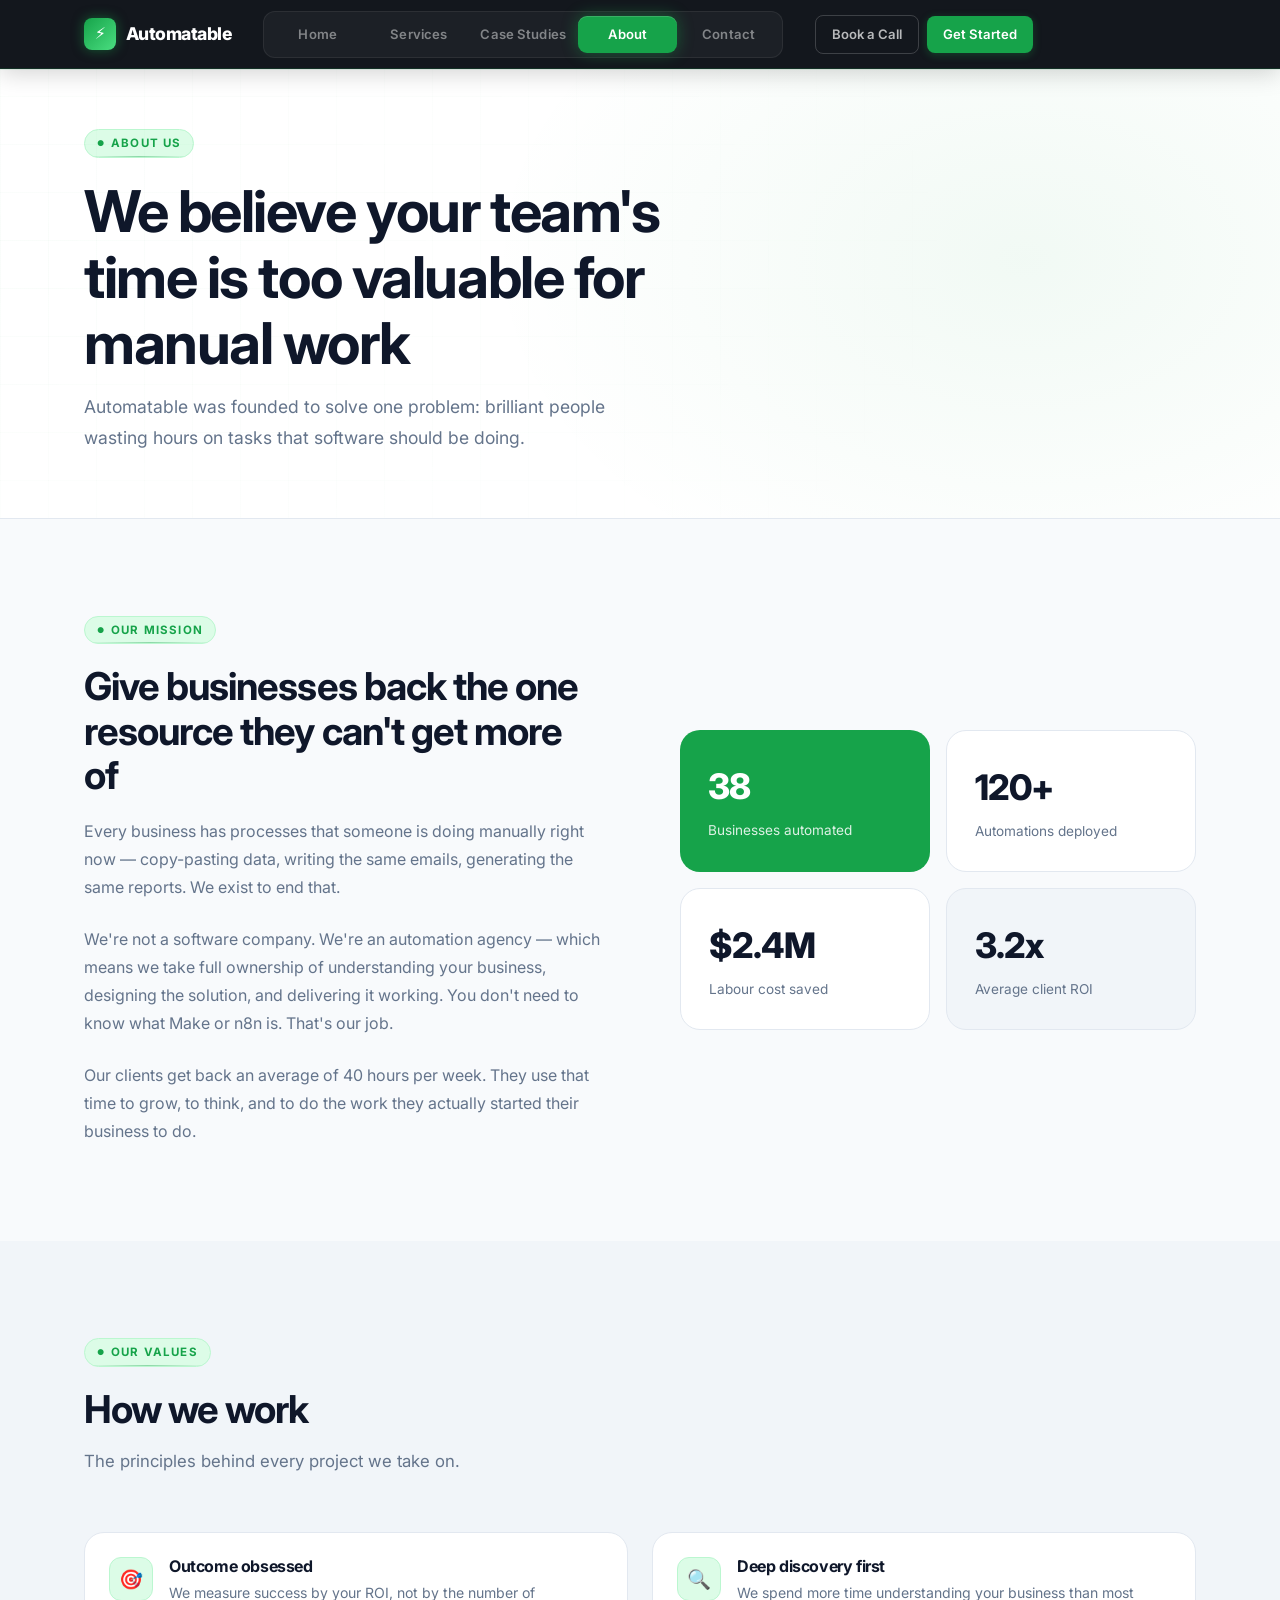
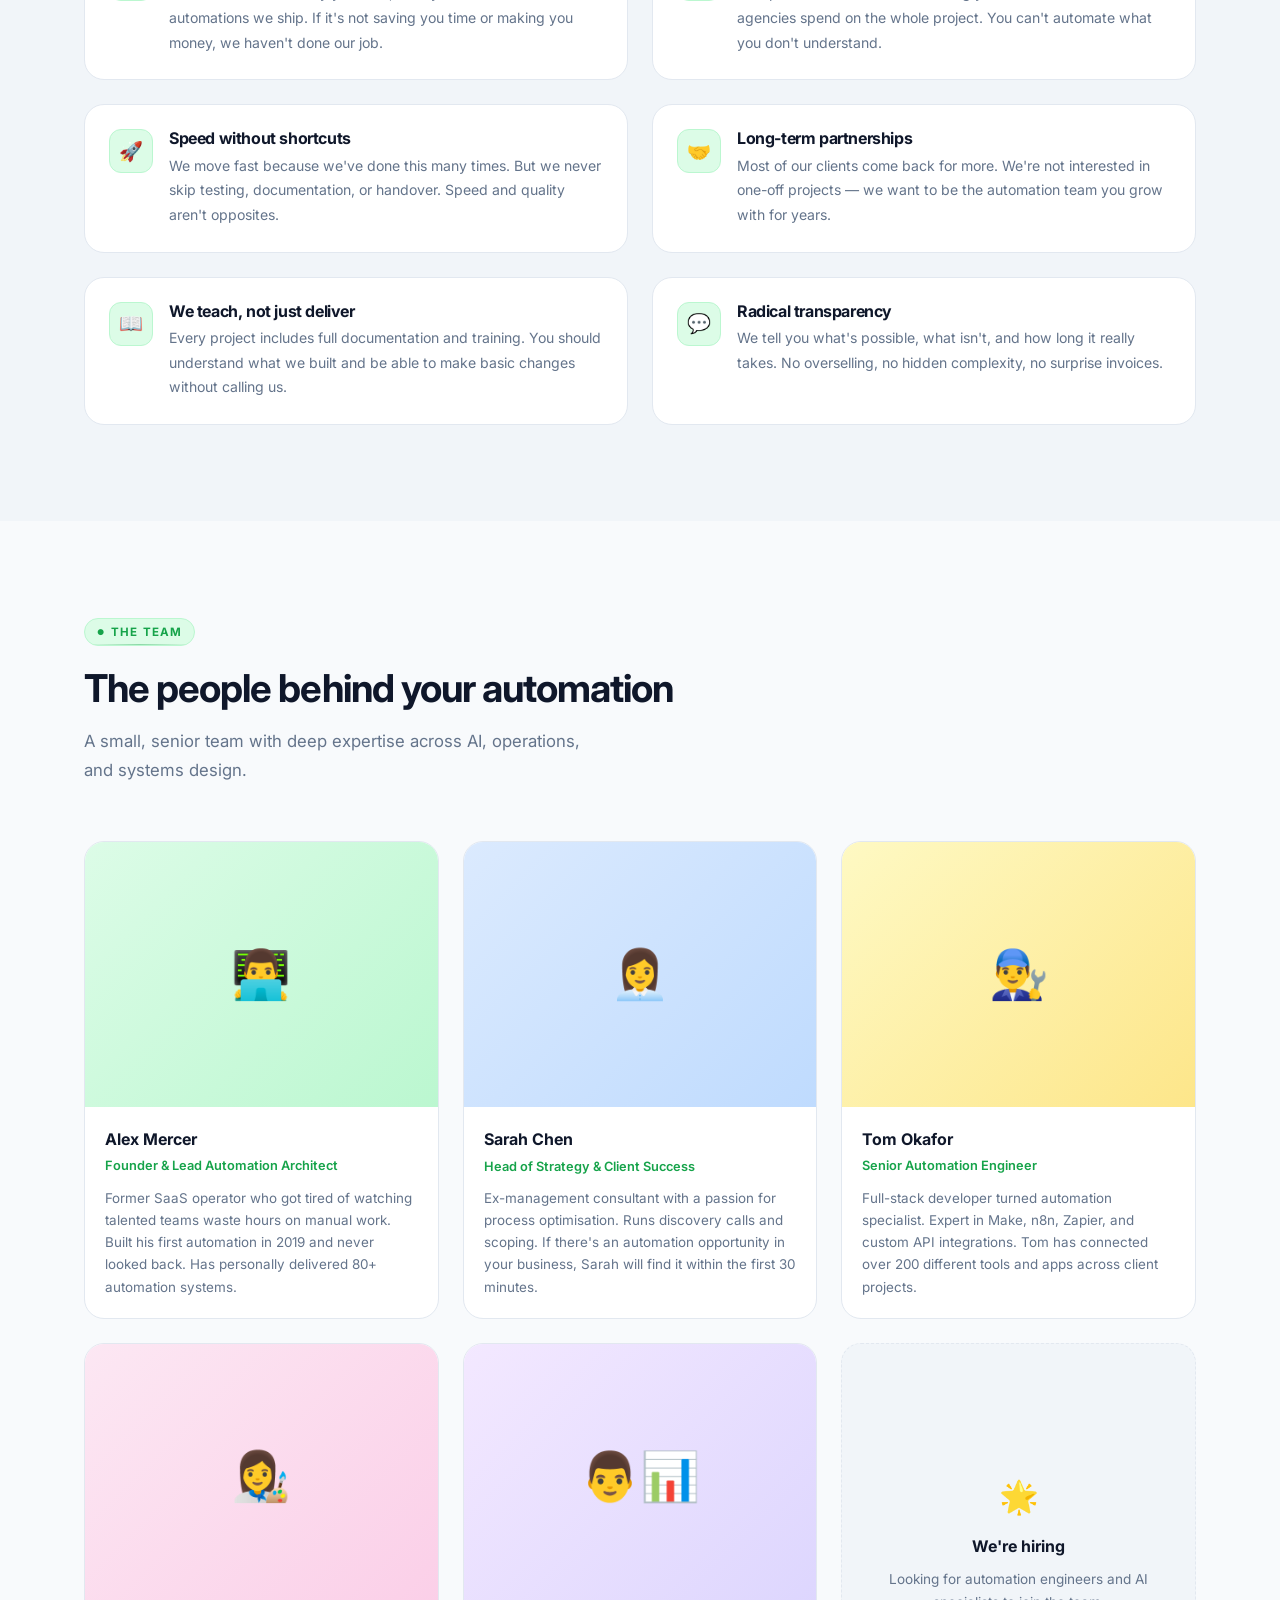
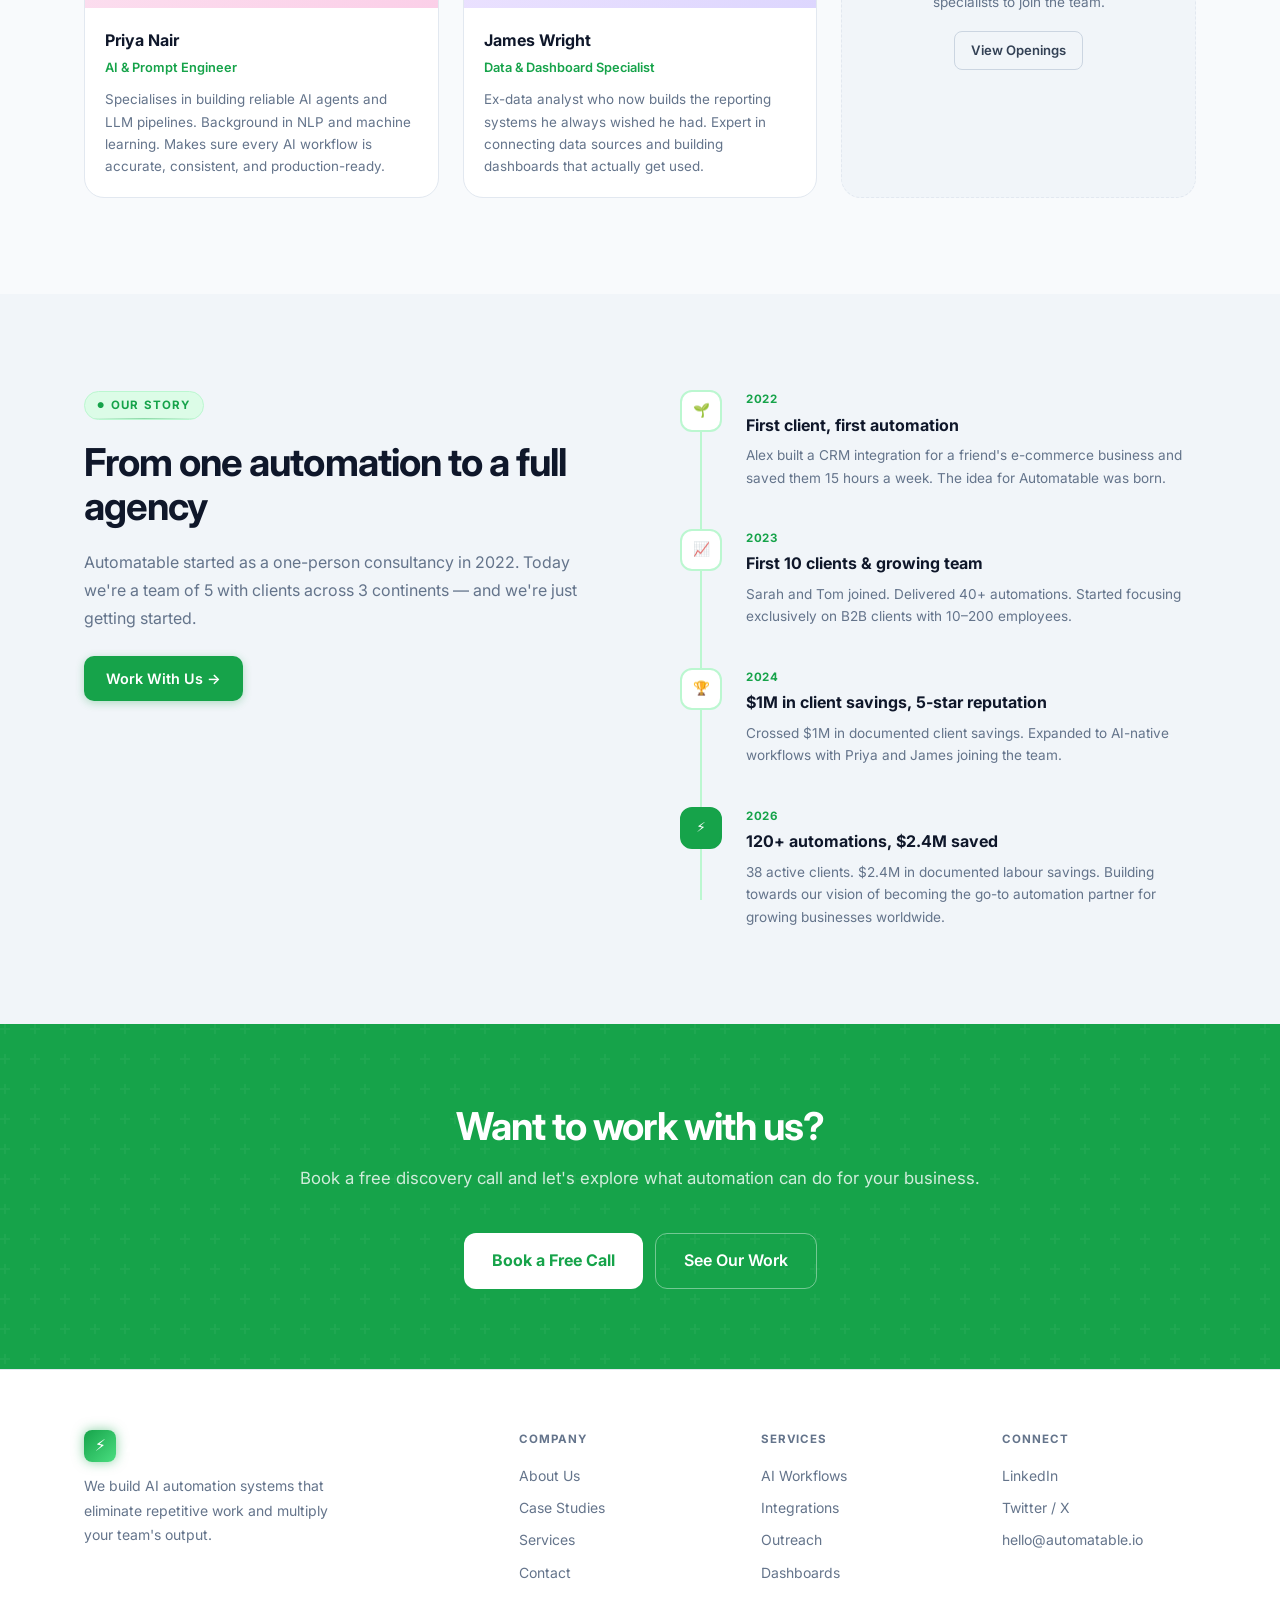
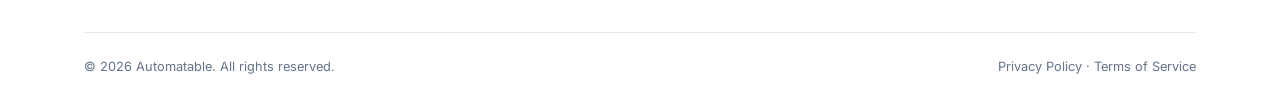
<file: automatable/about.html>
<!DOCTYPE html>
<html lang="en">
<head>
  <meta charset="UTF-8" />
  <meta name="viewport" content="width=device-width, initial-scale=1.0" />
  <title>About — Automatable</title>
  <link rel="preconnect" href="https://fonts.googleapis.com" />
  <link rel="preconnect" href="https://fonts.gstatic.com" crossorigin />
  <link href="https://fonts.googleapis.com/css2?family=Inter:wght@300;400;500;600;700;800;900&display=swap" rel="stylesheet" />
  <link rel="stylesheet" href="style.css" />
  <style>
    .team-card {
      background: var(--surface);
      border: 1px solid var(--border);
      border-radius: var(--radius-lg);
      overflow: hidden;
      transition: all var(--transition);
    }
    .team-card:hover { box-shadow: var(--shadow); transform: translateY(-3px); }
    .team-card__photo {
      width: 100%;
      aspect-ratio: 4/3;
      object-fit: cover;
      background: var(--surface-2);
      display: flex;
      align-items: center;
      justify-content: center;
      font-size: 3rem;
    }
    .team-card__body { padding: 20px; }
    .team-card__name { font-size: 1rem; font-weight: 700; color: var(--text); margin-bottom: 4px; }
    .team-card__role { font-size: 0.8rem; color: var(--green); font-weight: 600; margin-bottom: 10px; }
    .team-card__bio { font-size: 0.84rem; line-height: 1.65; }
    .value-card {
      display: flex;
      gap: 16px;
      padding: 24px;
      background: var(--surface);
      border: 1px solid var(--border);
      border-radius: var(--radius-lg);
      transition: all var(--transition);
    }
    .value-card:hover { box-shadow: var(--shadow); transform: translateY(-2px); }
    .value-icon {
      width: 44px; height: 44px;
      background: var(--green-pale);
      border: 1px solid var(--green-mid);
      border-radius: 12px;
      display: flex;
      align-items: center;
      justify-content: center;
      font-size: 1.2rem;
      flex-shrink: 0;
    }
    .timeline { display: flex; flex-direction: column; gap: 0; position: relative; }
    .timeline::before {
      content: '';
      position: absolute;
      left: 20px;
      top: 28px;
      bottom: 28px;
      width: 2px;
      background: var(--green-mid);
    }
    .timeline-item { display: flex; gap: 24px; padding-bottom: 40px; position: relative; }
    .timeline-item:last-child { padding-bottom: 0; }
    .timeline-dot {
      width: 42px; height: 42px;
      border-radius: 12px;
      background: var(--surface);
      border: 2px solid var(--green-mid);
      display: flex;
      align-items: center;
      justify-content: center;
      font-size: 0.85rem;
      flex-shrink: 0;
      position: relative;
      z-index: 1;
    }
    .timeline-item.active .timeline-dot {
      background: var(--green);
      border-color: var(--green);
      color: white;
    }
    .timeline-year { font-size: 0.72rem; font-weight: 700; letter-spacing: 0.06em; color: var(--green); text-transform: uppercase; margin-bottom: 4px; }
    .timeline-title { font-size: 1rem; font-weight: 700; color: var(--text); margin-bottom: 6px; }
    .timeline-desc { font-size: 0.85rem; line-height: 1.65; }
  </style>
</head>
<body>

  <nav class="nav" id="nav">
    <div class="nav__inner">
      <a href="index.html" class="nav__logo">
        <div class="nav__logo-icon">⚡</div>
        Automatable
      </a>
      <ul class="nav__links">
        <li><a href="index.html">Home</a></li>
        <li><a href="services.html">Services</a></li>
        <li><a href="case-studies.html">Case Studies</a></li>
        <li><a href="about.html" class="active">About</a></li>
        <li><a href="contact.html">Contact</a></li>
      </ul>
      <div class="nav__actions">
        <a href="contact.html" class="btn btn--outline btn--sm">Book a Call</a>
        <a href="contact.html" class="btn btn--primary btn--sm">Get Started</a>
      </div>
    </div>
  </nav>

  <section class="page-hero">
    <div class="container">
      <div class="label">About Us</div>
      <h1>We believe your team's time is too valuable for manual work</h1>
      <p>Automatable was founded to solve one problem: brilliant people wasting hours on tasks that software should be doing.</p>
    </div>
  </section>

  <!-- MISSION -->
  <section class="section">
    <div class="container">
      <div style="display:grid;grid-template-columns:1fr 1fr;gap:80px;align-items:center;">
        <div>
          <div class="label">Our Mission</div>
          <h2 style="margin-bottom:1.25rem;">Give businesses back the one resource they can't get more of</h2>
          <p style="margin-bottom:1.5rem;">Every business has processes that someone is doing manually right now — copy-pasting data, writing the same emails, generating the same reports. We exist to end that.</p>
          <p style="margin-bottom:1.5rem;">We're not a software company. We're an automation agency — which means we take full ownership of understanding your business, designing the solution, and delivering it working. You don't need to know what Make or n8n is. That's our job.</p>
          <p>Our clients get back an average of 40 hours per week. They use that time to grow, to think, and to do the work they actually started their business to do.</p>
        </div>
        <div style="display:grid;grid-template-columns:1fr 1fr;gap:16px;">
          <div style="background:var(--green);border-radius:var(--radius-lg);padding:28px;color:white;">
            <div style="font-size:2.2rem;font-weight:800;letter-spacing:-0.03em;margin-bottom:6px;">38</div>
            <div style="font-size:0.85rem;opacity:0.85;">Businesses automated</div>
          </div>
          <div style="background:var(--surface);border:1px solid var(--border);border-radius:var(--radius-lg);padding:28px;">
            <div style="font-size:2.2rem;font-weight:800;letter-spacing:-0.03em;color:var(--text);margin-bottom:6px;">120+</div>
            <div style="font-size:0.85rem;color:var(--text-muted);">Automations deployed</div>
          </div>
          <div style="background:var(--surface);border:1px solid var(--border);border-radius:var(--radius-lg);padding:28px;">
            <div style="font-size:2.2rem;font-weight:800;letter-spacing:-0.03em;color:var(--text);margin-bottom:6px;">$2.4M</div>
            <div style="font-size:0.85rem;color:var(--text-muted);">Labour cost saved</div>
          </div>
          <div style="background:var(--surface-2);border:1px solid var(--border);border-radius:var(--radius-lg);padding:28px;">
            <div style="font-size:2.2rem;font-weight:800;letter-spacing:-0.03em;color:var(--text);margin-bottom:6px;">3.2x</div>
            <div style="font-size:0.85rem;color:var(--text-muted);">Average client ROI</div>
          </div>
        </div>
      </div>
    </div>
  </section>

  <!-- VALUES -->
  <section class="section section--gray">
    <div class="container">
      <div class="label">Our Values</div>
      <h2 class="section-title">How we work</h2>
      <p class="section-sub">The principles behind every project we take on.</p>
      <div class="grid-2">
        <div class="value-card">
          <div class="value-icon">🎯</div>
          <div>
            <h4 style="margin-bottom:6px;">Outcome obsessed</h4>
            <p style="font-size:0.88rem;">We measure success by your ROI, not by the number of automations we ship. If it's not saving you time or making you money, we haven't done our job.</p>
          </div>
        </div>
        <div class="value-card">
          <div class="value-icon">🔍</div>
          <div>
            <h4 style="margin-bottom:6px;">Deep discovery first</h4>
            <p style="font-size:0.88rem;">We spend more time understanding your business than most agencies spend on the whole project. You can't automate what you don't understand.</p>
          </div>
        </div>
        <div class="value-card">
          <div class="value-icon">🚀</div>
          <div>
            <h4 style="margin-bottom:6px;">Speed without shortcuts</h4>
            <p style="font-size:0.88rem;">We move fast because we've done this many times. But we never skip testing, documentation, or handover. Speed and quality aren't opposites.</p>
          </div>
        </div>
        <div class="value-card">
          <div class="value-icon">🤝</div>
          <div>
            <h4 style="margin-bottom:6px;">Long-term partnerships</h4>
            <p style="font-size:0.88rem;">Most of our clients come back for more. We're not interested in one-off projects — we want to be the automation team you grow with for years.</p>
          </div>
        </div>
        <div class="value-card">
          <div class="value-icon">📖</div>
          <div>
            <h4 style="margin-bottom:6px;">We teach, not just deliver</h4>
            <p style="font-size:0.88rem;">Every project includes full documentation and training. You should understand what we built and be able to make basic changes without calling us.</p>
          </div>
        </div>
        <div class="value-card">
          <div class="value-icon">💬</div>
          <div>
            <h4 style="margin-bottom:6px;">Radical transparency</h4>
            <p style="font-size:0.88rem;">We tell you what's possible, what isn't, and how long it really takes. No overselling, no hidden complexity, no surprise invoices.</p>
          </div>
        </div>
      </div>
    </div>
  </section>

  <!-- TEAM -->
  <section class="section">
    <div class="container">
      <div class="label">The Team</div>
      <h2 class="section-title">The people behind your automation</h2>
      <p class="section-sub">A small, senior team with deep expertise across AI, operations, and systems design.</p>
      <div class="grid-3" style="margin-bottom:0;">
        <div class="team-card">
          <div class="team-card__photo" style="background:linear-gradient(135deg,#dcfce7,#bbf7d0);">👨‍💻</div>
          <div class="team-card__body">
            <div class="team-card__name">Alex Mercer</div>
            <div class="team-card__role">Founder & Lead Automation Architect</div>
            <p class="team-card__bio">Former SaaS operator who got tired of watching talented teams waste hours on manual work. Built his first automation in 2019 and never looked back. Has personally delivered 80+ automation systems.</p>
          </div>
        </div>
        <div class="team-card">
          <div class="team-card__photo" style="background:linear-gradient(135deg,#dbeafe,#bfdbfe);">👩‍💼</div>
          <div class="team-card__body">
            <div class="team-card__name">Sarah Chen</div>
            <div class="team-card__role">Head of Strategy & Client Success</div>
            <p class="team-card__bio">Ex-management consultant with a passion for process optimisation. Runs discovery calls and scoping. If there's an automation opportunity in your business, Sarah will find it within the first 30 minutes.</p>
          </div>
        </div>
        <div class="team-card">
          <div class="team-card__photo" style="background:linear-gradient(135deg,#fef9c3,#fde68a);">👨‍🔧</div>
          <div class="team-card__body">
            <div class="team-card__name">Tom Okafor</div>
            <div class="team-card__role">Senior Automation Engineer</div>
            <p class="team-card__bio">Full-stack developer turned automation specialist. Expert in Make, n8n, Zapier, and custom API integrations. Tom has connected over 200 different tools and apps across client projects.</p>
          </div>
        </div>
        <div class="team-card">
          <div class="team-card__photo" style="background:linear-gradient(135deg,#fce7f3,#fbcfe8);">👩‍🎨</div>
          <div class="team-card__body">
            <div class="team-card__name">Priya Nair</div>
            <div class="team-card__role">AI & Prompt Engineer</div>
            <p class="team-card__bio">Specialises in building reliable AI agents and LLM pipelines. Background in NLP and machine learning. Makes sure every AI workflow is accurate, consistent, and production-ready.</p>
          </div>
        </div>
        <div class="team-card">
          <div class="team-card__photo" style="background:linear-gradient(135deg,#f3e8ff,#ddd6fe);">👨‍📊</div>
          <div class="team-card__body">
            <div class="team-card__name">James Wright</div>
            <div class="team-card__role">Data & Dashboard Specialist</div>
            <p class="team-card__bio">Ex-data analyst who now builds the reporting systems he always wished he had. Expert in connecting data sources and building dashboards that actually get used.</p>
          </div>
        </div>
        <div class="team-card" style="background:var(--surface-2);border-style:dashed;display:flex;flex-direction:column;align-items:center;justify-content:center;padding:40px;text-align:center;min-height:200px;">
          <div style="font-size:2rem;margin-bottom:12px;">🌟</div>
          <div style="font-weight:700;color:var(--text);margin-bottom:8px;">We're hiring</div>
          <p style="font-size:0.85rem;margin-bottom:16px;">Looking for automation engineers and AI specialists to join the team.</p>
          <a href="contact.html" class="btn btn--outline btn--sm">View Openings</a>
        </div>
      </div>
    </div>
  </section>

  <!-- TIMELINE -->
  <section class="section section--gray">
    <div class="container">
      <div style="display:grid;grid-template-columns:1fr 1fr;gap:80px;align-items:start;">
        <div>
          <div class="label">Our Story</div>
          <h2 style="margin-bottom:1.25rem;">From one automation to a full agency</h2>
          <p style="margin-bottom:1.5rem;">Automatable started as a one-person consultancy in 2022. Today we're a team of 5 with clients across 3 continents — and we're just getting started.</p>
          <a href="contact.html" class="btn btn--primary btn--md">Work With Us →</a>
        </div>
        <div class="timeline">
          <div class="timeline-item">
            <div class="timeline-dot">🌱</div>
            <div>
              <div class="timeline-year">2022</div>
              <div class="timeline-title">First client, first automation</div>
              <p class="timeline-desc">Alex built a CRM integration for a friend's e-commerce business and saved them 15 hours a week. The idea for Automatable was born.</p>
            </div>
          </div>
          <div class="timeline-item">
            <div class="timeline-dot">📈</div>
            <div>
              <div class="timeline-year">2023</div>
              <div class="timeline-title">First 10 clients & growing team</div>
              <p class="timeline-desc">Sarah and Tom joined. Delivered 40+ automations. Started focusing exclusively on B2B clients with 10–200 employees.</p>
            </div>
          </div>
          <div class="timeline-item">
            <div class="timeline-dot">🏆</div>
            <div>
              <div class="timeline-year">2024</div>
              <div class="timeline-title">$1M in client savings, 5-star reputation</div>
              <p class="timeline-desc">Crossed $1M in documented client savings. Expanded to AI-native workflows with Priya and James joining the team.</p>
            </div>
          </div>
          <div class="timeline-item active">
            <div class="timeline-dot">⚡</div>
            <div>
              <div class="timeline-year">2026</div>
              <div class="timeline-title">120+ automations, $2.4M saved</div>
              <p class="timeline-desc">38 active clients. $2.4M in documented labour savings. Building towards our vision of becoming the go-to automation partner for growing businesses worldwide.</p>
            </div>
          </div>
        </div>
      </div>
    </div>
  </section>

  <section class="cta-banner">
    <div class="container">
      <div class="cta-banner__inner">
        <h2>Want to work with us?</h2>
        <p>Book a free discovery call and let's explore what automation can do for your business.</p>
        <div style="display:flex;gap:12px;justify-content:center;flex-wrap:wrap;">
          <a href="contact.html" class="btn btn--white btn--lg">Book a Free Call</a>
          <a href="case-studies.html" class="btn btn--outline-white btn--lg">See Our Work</a>
        </div>
      </div>
    </div>
  </section>

  <footer class="footer">
    <div class="container">
      <div class="footer__top">
        <div class="footer__brand">
          <a href="index.html" class="nav__logo"><div class="nav__logo-icon">⚡</div>Automatable</a>
          <p>We build AI automation systems that eliminate repetitive work and multiply your team's output.</p>
        </div>
        <div><div class="footer__col-title">Company</div><div class="footer__col"><a href="about.html">About Us</a><a href="case-studies.html">Case Studies</a><a href="services.html">Services</a><a href="contact.html">Contact</a></div></div>
        <div><div class="footer__col-title">Services</div><div class="footer__col"><a href="services.html">AI Workflows</a><a href="services.html">Integrations</a><a href="services.html">Outreach</a><a href="services.html">Dashboards</a></div></div>
        <div><div class="footer__col-title">Connect</div><div class="footer__col"><a href="#">LinkedIn</a><a href="#">Twitter / X</a><a href="contact.html">hello@automatable.io</a></div></div>
      </div>
      <div class="footer__bottom">
        <span>© 2026 Automatable. All rights reserved.</span>
        <span>Privacy Policy · Terms of Service</span>
      </div>
    </div>
  </footer>

  <!-- MOBILE BOTTOM NAV -->
  <nav class="mobile-nav">
    <div class="mobile-nav__tabs">
      <a href="index.html" class="mobile-nav__tab"><span class="icon">🏠</span>Home</a>
      <a href="services.html" class="mobile-nav__tab"><span class="icon">⚡</span>Services</a>
      <a href="case-studies.html" class="mobile-nav__tab"><span class="icon">📊</span>Cases</a>
      <a href="about.html" class="mobile-nav__tab active"><span class="icon">👥</span>About</a>
      <a href="contact.html" class="mobile-nav__tab"><span class="icon">✉️</span>Contact</a>
    </div>
  </nav>

  <script src="app.js"></script>
</body>
</html>
</file>
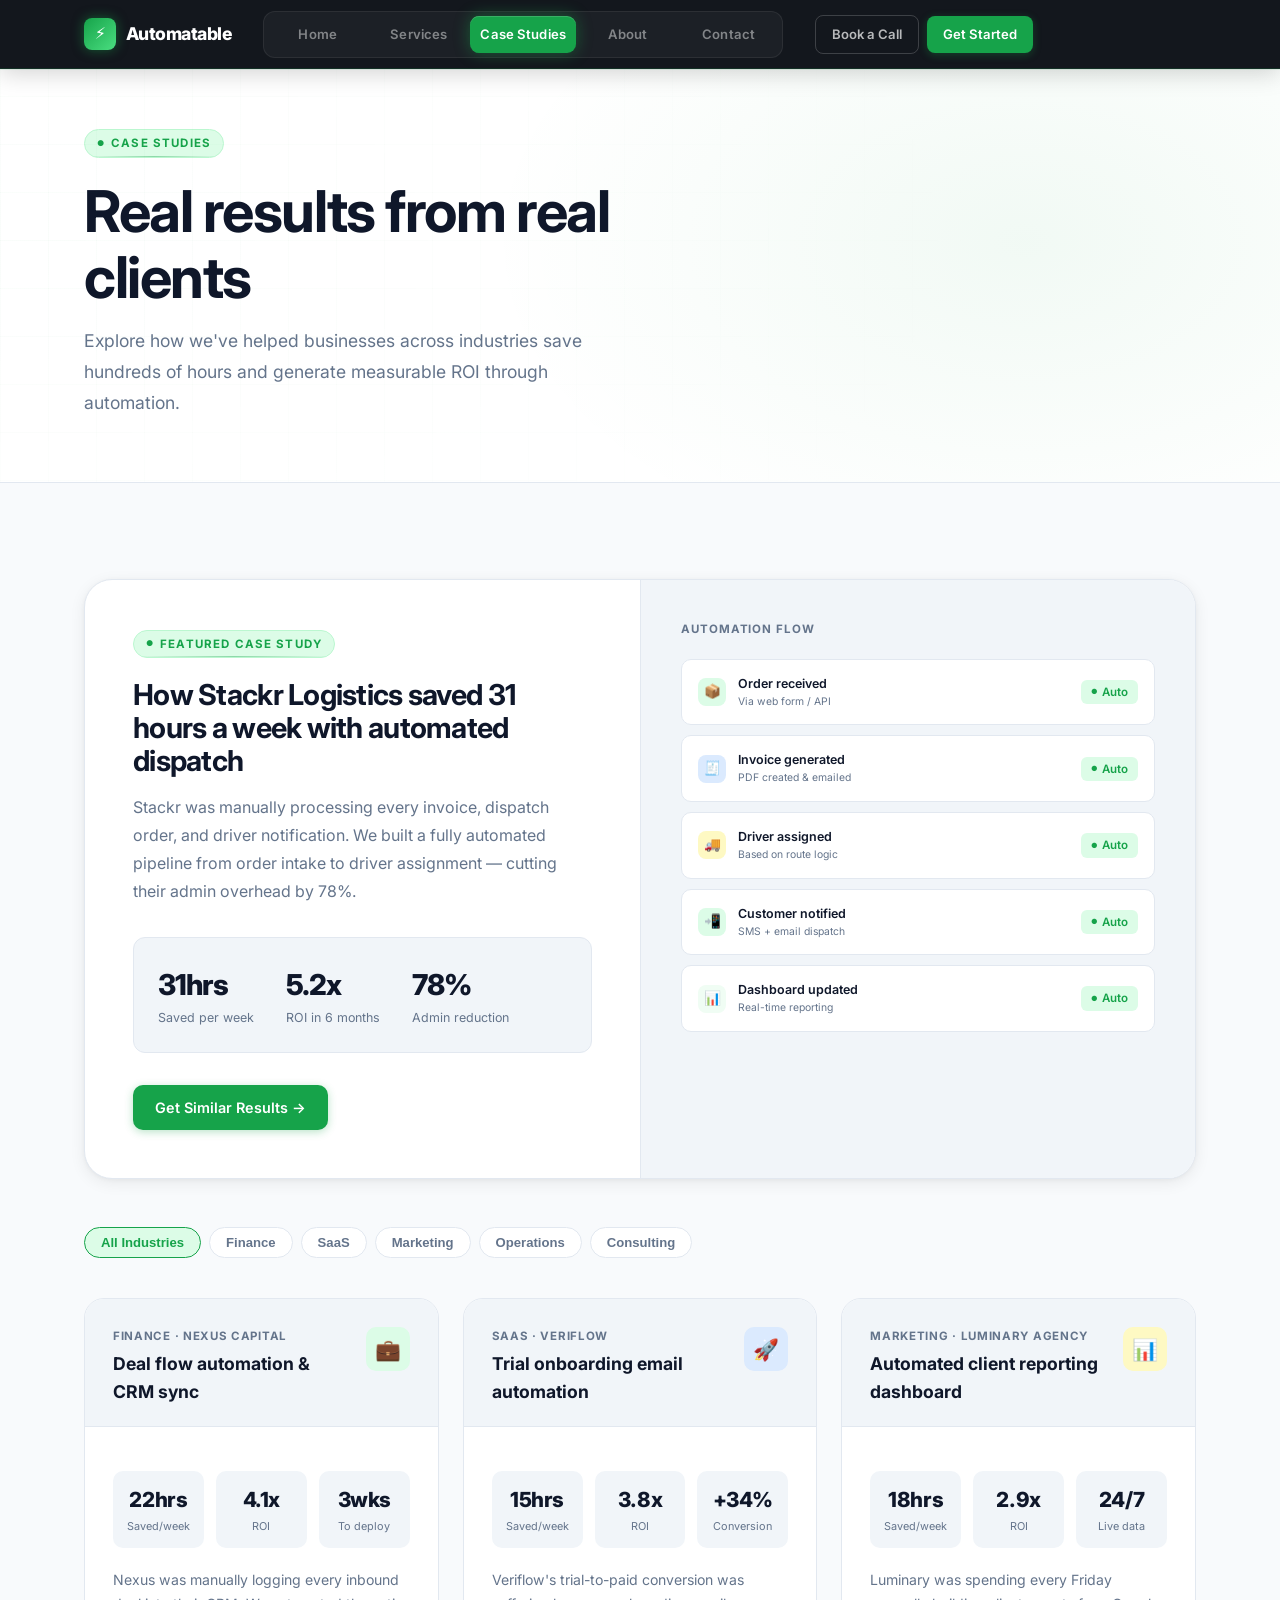
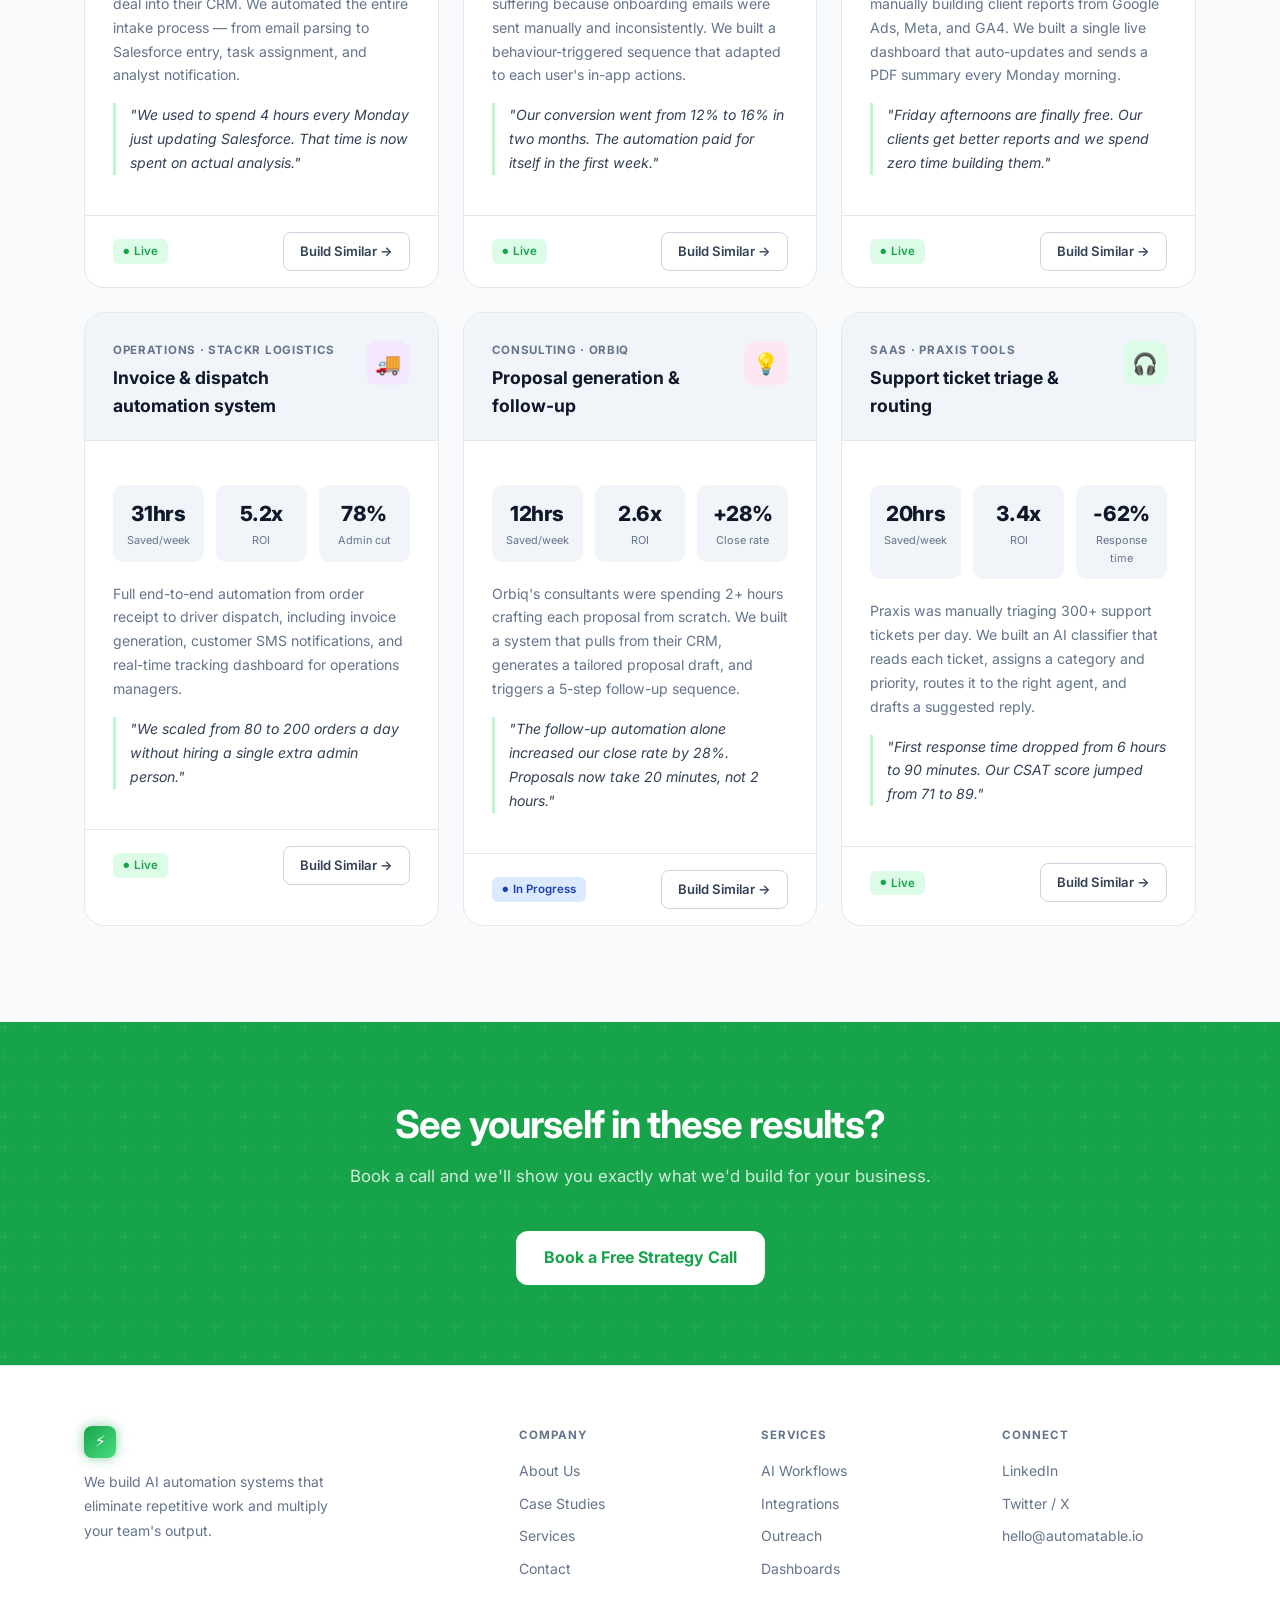
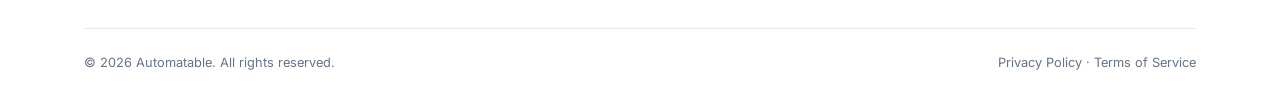
<file: automatable/case-studies.html>
<!DOCTYPE html>
<html lang="en">
<head>
  <meta charset="UTF-8" />
  <meta name="viewport" content="width=device-width, initial-scale=1.0" />
  <title>Case Studies — Automatable</title>
  <link rel="preconnect" href="https://fonts.googleapis.com" />
  <link rel="preconnect" href="https://fonts.gstatic.com" crossorigin />
  <link href="https://fonts.googleapis.com/css2?family=Inter:wght@300;400;500;600;700;800;900&display=swap" rel="stylesheet" />
  <link rel="stylesheet" href="style.css" />
  <style>
    .cs-card {
      background: var(--surface);
      border: 1px solid var(--border);
      border-radius: var(--radius-lg);
      overflow: hidden;
      transition: all var(--transition);
    }
    .cs-card:hover { box-shadow: var(--shadow); border-color: var(--border-dark); transform: translateY(-3px); }
    .cs-card__header {
      padding: 28px 28px 20px;
      border-bottom: 1px solid var(--border);
      background: var(--surface-2);
      display: flex;
      align-items: flex-start;
      justify-content: space-between;
      gap: 16px;
    }
    .cs-card__logo {
      width: 44px; height: 44px;
      border-radius: 10px;
      display: flex;
      align-items: center;
      justify-content: center;
      font-size: 1.3rem;
      flex-shrink: 0;
    }
    .cs-card__body { padding: 24px 28px; }
    .cs-card__company { font-size: 0.72rem; font-weight: 700; letter-spacing: 0.06em; text-transform: uppercase; color: var(--text-muted); margin-bottom: 4px; }
    .cs-card__title { font-size: 1.1rem; font-weight: 700; color: var(--text); margin-bottom: 0; }
    .cs-stats { display: grid; grid-template-columns: repeat(3,1fr); gap: 12px; margin-top: 20px; margin-bottom: 20px; }
    .cs-stat { background: var(--surface-2); border-radius: 10px; padding: 12px; text-align: center; }
    .cs-stat__num { font-size: 1.3rem; font-weight: 800; color: var(--text); letter-spacing: -0.02em; }
    .cs-stat__label { font-size: 0.68rem; color: var(--text-muted); margin-top: 2px; }
    .cs-card__quote { font-size: 0.88rem; font-style: italic; color: var(--text-2); line-height: 1.7; border-left: 3px solid var(--green-mid); padding-left: 14px; margin: 16px 0; }
    .cs-card__footer { padding: 16px 28px; border-top: 1px solid var(--border); display: flex; align-items: center; justify-content: space-between; }
    .filter-bar { display: flex; gap: 8px; flex-wrap: wrap; margin-bottom: 40px; }
    .filter-btn {
      padding: 7px 16px;
      border-radius: 100px;
      font-size: 0.82rem;
      font-weight: 600;
      border: 1.5px solid var(--border);
      background: var(--surface);
      color: var(--text-muted);
      cursor: pointer;
      transition: all var(--transition);
    }
    .filter-btn:hover, .filter-btn.active {
      border-color: var(--green);
      color: var(--green);
      background: var(--green-pale);
    }
    .featured-cs {
      background: var(--surface);
      border: 1px solid var(--border);
      border-radius: var(--radius-xl);
      overflow: hidden;
      display: grid;
      grid-template-columns: 1fr 1fr;
      margin-bottom: 48px;
      box-shadow: var(--shadow);
    }
    .featured-cs__content { padding: 48px; }
    .featured-cs__visual {
      background: var(--surface-2);
      border-left: 1px solid var(--border);
      padding: 40px;
      display: flex;
      flex-direction: column;
      gap: 16px;
    }
    @media(max-width:768px){ .featured-cs { grid-template-columns: 1fr; } .featured-cs__visual { display: none; } }
  </style>
</head>
<body>

  <nav class="nav" id="nav">
    <div class="nav__inner">
      <a href="index.html" class="nav__logo">
        <div class="nav__logo-icon">⚡</div>
        Automatable
      </a>
      <ul class="nav__links">
        <li><a href="index.html">Home</a></li>
        <li><a href="services.html">Services</a></li>
        <li><a href="case-studies.html" class="active">Case Studies</a></li>
        <li><a href="about.html">About</a></li>
        <li><a href="contact.html">Contact</a></li>
      </ul>
      <div class="nav__actions">
        <a href="contact.html" class="btn btn--outline btn--sm">Book a Call</a>
        <a href="contact.html" class="btn btn--primary btn--sm">Get Started</a>
      </div>
    </div>
  </nav>

  <section class="page-hero">
    <div class="container">
      <div class="label">Case Studies</div>
      <h1>Real results from real clients</h1>
      <p>Explore how we've helped businesses across industries save hundreds of hours and generate measurable ROI through automation.</p>
    </div>
  </section>

  <section class="section">
    <div class="container">

      <!-- FEATURED -->
      <div class="featured-cs">
        <div class="featured-cs__content">
          <span class="label">Featured Case Study</span>
          <h2 style="font-size:1.8rem;margin-bottom:1rem;">How Stackr Logistics saved 31 hours a week with automated dispatch</h2>
          <p style="margin-bottom:2rem;">Stackr was manually processing every invoice, dispatch order, and driver notification. We built a fully automated pipeline from order intake to driver assignment — cutting their admin overhead by 78%.</p>
          <div style="display:flex;gap:32px;margin-bottom:2rem;padding:24px;background:var(--surface-2);border-radius:var(--radius);border:1px solid var(--border);">
            <div>
              <div style="font-size:1.8rem;font-weight:800;color:var(--text);letter-spacing:-0.03em;">31hrs</div>
              <div style="font-size:0.78rem;color:var(--text-muted);">Saved per week</div>
            </div>
            <div>
              <div style="font-size:1.8rem;font-weight:800;color:var(--text);letter-spacing:-0.03em;">5.2x</div>
              <div style="font-size:0.78rem;color:var(--text-muted);">ROI in 6 months</div>
            </div>
            <div>
              <div style="font-size:1.8rem;font-weight:800;color:var(--text);letter-spacing:-0.03em;">78%</div>
              <div style="font-size:0.78rem;color:var(--text-muted);">Admin reduction</div>
            </div>
          </div>
          <a href="contact.html" class="btn btn--primary btn--md">Get Similar Results →</a>
        </div>
        <div class="featured-cs__visual">
          <div style="font-size:0.72rem;font-weight:700;letter-spacing:0.08em;text-transform:uppercase;color:var(--text-muted);margin-bottom:4px;">Automation Flow</div>
          <div style="display:flex;flex-direction:column;gap:10px;">
            <div style="background:var(--surface);border:1px solid var(--border);border-radius:10px;padding:14px 16px;display:flex;align-items:center;gap:12px;">
              <span style="width:28px;height:28px;background:var(--green-pale);border-radius:8px;display:flex;align-items:center;justify-content:center;font-size:0.85rem;flex-shrink:0;">📦</span>
              <div><div style="font-size:0.78rem;font-weight:600;color:var(--text);">Order received</div><div style="font-size:0.65rem;color:var(--text-muted);">Via web form / API</div></div>
              <span class="badge badge--green" style="margin-left:auto;">Auto</span>
            </div>
            <div style="background:var(--surface);border:1px solid var(--border);border-radius:10px;padding:14px 16px;display:flex;align-items:center;gap:12px;">
              <span style="width:28px;height:28px;background:#dbeafe;border-radius:8px;display:flex;align-items:center;justify-content:center;font-size:0.85rem;flex-shrink:0;">🧾</span>
              <div><div style="font-size:0.78rem;font-weight:600;color:var(--text);">Invoice generated</div><div style="font-size:0.65rem;color:var(--text-muted);">PDF created & emailed</div></div>
              <span class="badge badge--green" style="margin-left:auto;">Auto</span>
            </div>
            <div style="background:var(--surface);border:1px solid var(--border);border-radius:10px;padding:14px 16px;display:flex;align-items:center;gap:12px;">
              <span style="width:28px;height:28px;background:#fef9c3;border-radius:8px;display:flex;align-items:center;justify-content:center;font-size:0.85rem;flex-shrink:0;">🚚</span>
              <div><div style="font-size:0.78rem;font-weight:600;color:var(--text);">Driver assigned</div><div style="font-size:0.65rem;color:var(--text-muted);">Based on route logic</div></div>
              <span class="badge badge--green" style="margin-left:auto;">Auto</span>
            </div>
            <div style="background:var(--surface);border:1px solid var(--border);border-radius:10px;padding:14px 16px;display:flex;align-items:center;gap:12px;">
              <span style="width:28px;height:28px;background:var(--green-pale);border-radius:8px;display:flex;align-items:center;justify-content:center;font-size:0.85rem;flex-shrink:0;">📲</span>
              <div><div style="font-size:0.78rem;font-weight:600;color:var(--text);">Customer notified</div><div style="font-size:0.65rem;color:var(--text-muted);">SMS + email dispatch</div></div>
              <span class="badge badge--green" style="margin-left:auto;">Auto</span>
            </div>
            <div style="background:var(--surface);border:1px solid var(--border);border-radius:10px;padding:14px 16px;display:flex;align-items:center;gap:12px;">
              <span style="width:28px;height:28px;background:#f0fdf4;border-radius:8px;display:flex;align-items:center;justify-content:center;font-size:0.85rem;flex-shrink:0;">📊</span>
              <div><div style="font-size:0.78rem;font-weight:600;color:var(--text);">Dashboard updated</div><div style="font-size:0.65rem;color:var(--text-muted);">Real-time reporting</div></div>
              <span class="badge badge--green" style="margin-left:auto;">Auto</span>
            </div>
          </div>
        </div>
      </div>

      <!-- FILTER -->
      <div class="filter-bar">
        <button class="filter-btn active" onclick="filterCards('all',this)">All Industries</button>
        <button class="filter-btn" onclick="filterCards('finance',this)">Finance</button>
        <button class="filter-btn" onclick="filterCards('saas',this)">SaaS</button>
        <button class="filter-btn" onclick="filterCards('marketing',this)">Marketing</button>
        <button class="filter-btn" onclick="filterCards('operations',this)">Operations</button>
        <button class="filter-btn" onclick="filterCards('consulting',this)">Consulting</button>
      </div>

      <!-- CARDS GRID -->
      <div class="grid-3" id="csGrid">

        <div class="cs-card" data-industry="finance">
          <div class="cs-card__header">
            <div>
              <div class="cs-card__company">Finance · Nexus Capital</div>
              <div class="cs-card__title">Deal flow automation & CRM sync</div>
            </div>
            <div class="cs-card__logo" style="background:#dcfce7;">💼</div>
          </div>
          <div class="cs-card__body">
            <div class="cs-stats">
              <div class="cs-stat"><div class="cs-stat__num">22hrs</div><div class="cs-stat__label">Saved/week</div></div>
              <div class="cs-stat"><div class="cs-stat__num">4.1x</div><div class="cs-stat__label">ROI</div></div>
              <div class="cs-stat"><div class="cs-stat__num">3wks</div><div class="cs-stat__label">To deploy</div></div>
            </div>
            <p style="font-size:0.88rem;line-height:1.7;">Nexus was manually logging every inbound deal into their CRM. We automated the entire intake process — from email parsing to Salesforce entry, task assignment, and analyst notification.</p>
            <div class="cs-card__quote">"We used to spend 4 hours every Monday just updating Salesforce. That time is now spent on actual analysis."</div>
          </div>
          <div class="cs-card__footer">
            <span class="badge badge--green">Live</span>
            <a href="contact.html" class="btn btn--outline btn--sm">Build Similar →</a>
          </div>
        </div>

        <div class="cs-card" data-industry="saas">
          <div class="cs-card__header">
            <div>
              <div class="cs-card__company">SaaS · Veriflow</div>
              <div class="cs-card__title">Trial onboarding email automation</div>
            </div>
            <div class="cs-card__logo" style="background:#dbeafe;">🚀</div>
          </div>
          <div class="cs-card__body">
            <div class="cs-stats">
              <div class="cs-stat"><div class="cs-stat__num">15hrs</div><div class="cs-stat__label">Saved/week</div></div>
              <div class="cs-stat"><div class="cs-stat__num">3.8x</div><div class="cs-stat__label">ROI</div></div>
              <div class="cs-stat"><div class="cs-stat__num">+34%</div><div class="cs-stat__label">Conversion</div></div>
            </div>
            <p style="font-size:0.88rem;line-height:1.7;">Veriflow's trial-to-paid conversion was suffering because onboarding emails were sent manually and inconsistently. We built a behaviour-triggered sequence that adapted to each user's in-app actions.</p>
            <div class="cs-card__quote">"Our conversion went from 12% to 16% in two months. The automation paid for itself in the first week."</div>
          </div>
          <div class="cs-card__footer">
            <span class="badge badge--green">Live</span>
            <a href="contact.html" class="btn btn--outline btn--sm">Build Similar →</a>
          </div>
        </div>

        <div class="cs-card" data-industry="marketing">
          <div class="cs-card__header">
            <div>
              <div class="cs-card__company">Marketing · Luminary Agency</div>
              <div class="cs-card__title">Automated client reporting dashboard</div>
            </div>
            <div class="cs-card__logo" style="background:#fef9c3;">📊</div>
          </div>
          <div class="cs-card__body">
            <div class="cs-stats">
              <div class="cs-stat"><div class="cs-stat__num">18hrs</div><div class="cs-stat__label">Saved/week</div></div>
              <div class="cs-stat"><div class="cs-stat__num">2.9x</div><div class="cs-stat__label">ROI</div></div>
              <div class="cs-stat"><div class="cs-stat__num">24/7</div><div class="cs-stat__label">Live data</div></div>
            </div>
            <p style="font-size:0.88rem;line-height:1.7;">Luminary was spending every Friday manually building client reports from Google Ads, Meta, and GA4. We built a single live dashboard that auto-updates and sends a PDF summary every Monday morning.</p>
            <div class="cs-card__quote">"Friday afternoons are finally free. Our clients get better reports and we spend zero time building them."</div>
          </div>
          <div class="cs-card__footer">
            <span class="badge badge--green">Live</span>
            <a href="contact.html" class="btn btn--outline btn--sm">Build Similar →</a>
          </div>
        </div>

        <div class="cs-card" data-industry="operations">
          <div class="cs-card__header">
            <div>
              <div class="cs-card__company">Operations · Stackr Logistics</div>
              <div class="cs-card__title">Invoice & dispatch automation system</div>
            </div>
            <div class="cs-card__logo" style="background:#f3e8ff;">🚚</div>
          </div>
          <div class="cs-card__body">
            <div class="cs-stats">
              <div class="cs-stat"><div class="cs-stat__num">31hrs</div><div class="cs-stat__label">Saved/week</div></div>
              <div class="cs-stat"><div class="cs-stat__num">5.2x</div><div class="cs-stat__label">ROI</div></div>
              <div class="cs-stat"><div class="cs-stat__num">78%</div><div class="cs-stat__label">Admin cut</div></div>
            </div>
            <p style="font-size:0.88rem;line-height:1.7;">Full end-to-end automation from order receipt to driver dispatch, including invoice generation, customer SMS notifications, and real-time tracking dashboard for operations managers.</p>
            <div class="cs-card__quote">"We scaled from 80 to 200 orders a day without hiring a single extra admin person."</div>
          </div>
          <div class="cs-card__footer">
            <span class="badge badge--green">Live</span>
            <a href="contact.html" class="btn btn--outline btn--sm">Build Similar →</a>
          </div>
        </div>

        <div class="cs-card" data-industry="consulting">
          <div class="cs-card__header">
            <div>
              <div class="cs-card__company">Consulting · Orbiq</div>
              <div class="cs-card__title">Proposal generation & follow-up</div>
            </div>
            <div class="cs-card__logo" style="background:#fce7f3;">💡</div>
          </div>
          <div class="cs-card__body">
            <div class="cs-stats">
              <div class="cs-stat"><div class="cs-stat__num">12hrs</div><div class="cs-stat__label">Saved/week</div></div>
              <div class="cs-stat"><div class="cs-stat__num">2.6x</div><div class="cs-stat__label">ROI</div></div>
              <div class="cs-stat"><div class="cs-stat__num">+28%</div><div class="cs-stat__label">Close rate</div></div>
            </div>
            <p style="font-size:0.88rem;line-height:1.7;">Orbiq's consultants were spending 2+ hours crafting each proposal from scratch. We built a system that pulls from their CRM, generates a tailored proposal draft, and triggers a 5-step follow-up sequence.</p>
            <div class="cs-card__quote">"The follow-up automation alone increased our close rate by 28%. Proposals now take 20 minutes, not 2 hours."</div>
          </div>
          <div class="cs-card__footer">
            <span class="badge badge--blue">In Progress</span>
            <a href="contact.html" class="btn btn--outline btn--sm">Build Similar →</a>
          </div>
        </div>

        <div class="cs-card" data-industry="saas">
          <div class="cs-card__header">
            <div>
              <div class="cs-card__company">SaaS · Praxis Tools</div>
              <div class="cs-card__title">Support ticket triage & routing</div>
            </div>
            <div class="cs-card__logo" style="background:#dcfce7;">🎧</div>
          </div>
          <div class="cs-card__body">
            <div class="cs-stats">
              <div class="cs-stat"><div class="cs-stat__num">20hrs</div><div class="cs-stat__label">Saved/week</div></div>
              <div class="cs-stat"><div class="cs-stat__num">3.4x</div><div class="cs-stat__label">ROI</div></div>
              <div class="cs-stat"><div class="cs-stat__num">-62%</div><div class="cs-stat__label">Response time</div></div>
            </div>
            <p style="font-size:0.88rem;line-height:1.7;">Praxis was manually triaging 300+ support tickets per day. We built an AI classifier that reads each ticket, assigns a category and priority, routes it to the right agent, and drafts a suggested reply.</p>
            <div class="cs-card__quote">"First response time dropped from 6 hours to 90 minutes. Our CSAT score jumped from 71 to 89."</div>
          </div>
          <div class="cs-card__footer">
            <span class="badge badge--green">Live</span>
            <a href="contact.html" class="btn btn--outline btn--sm">Build Similar →</a>
          </div>
        </div>

      </div>
    </div>
  </section>

  <section class="cta-banner">
    <div class="container">
      <div class="cta-banner__inner">
        <h2>See yourself in these results?</h2>
        <p>Book a call and we'll show you exactly what we'd build for your business.</p>
        <a href="contact.html" class="btn btn--white btn--lg">Book a Free Strategy Call</a>
      </div>
    </div>
  </section>

  <footer class="footer">
    <div class="container">
      <div class="footer__top">
        <div class="footer__brand">
          <a href="index.html" class="nav__logo"><div class="nav__logo-icon">⚡</div>Automatable</a>
          <p>We build AI automation systems that eliminate repetitive work and multiply your team's output.</p>
        </div>
        <div><div class="footer__col-title">Company</div><div class="footer__col"><a href="about.html">About Us</a><a href="case-studies.html">Case Studies</a><a href="services.html">Services</a><a href="contact.html">Contact</a></div></div>
        <div><div class="footer__col-title">Services</div><div class="footer__col"><a href="services.html">AI Workflows</a><a href="services.html">Integrations</a><a href="services.html">Outreach</a><a href="services.html">Dashboards</a></div></div>
        <div><div class="footer__col-title">Connect</div><div class="footer__col"><a href="#">LinkedIn</a><a href="#">Twitter / X</a><a href="contact.html">hello@automatable.io</a></div></div>
      </div>
      <div class="footer__bottom">
        <span>© 2026 Automatable. All rights reserved.</span>
        <span>Privacy Policy · Terms of Service</span>
      </div>
    </div>
  </footer>

  <!-- MOBILE BOTTOM NAV -->
  <nav class="mobile-nav">
    <div class="mobile-nav__tabs">
      <a href="index.html" class="mobile-nav__tab"><span class="icon">🏠</span>Home</a>
      <a href="services.html" class="mobile-nav__tab"><span class="icon">⚡</span>Services</a>
      <a href="case-studies.html" class="mobile-nav__tab active"><span class="icon">📊</span>Cases</a>
      <a href="about.html" class="mobile-nav__tab"><span class="icon">👥</span>About</a>
      <a href="contact.html" class="mobile-nav__tab"><span class="icon">✉️</span>Contact</a>
    </div>
  </nav>

  <script src="app.js"></script>
  <script>
    function filterCards(industry, btn) {
      document.querySelectorAll('.filter-btn').forEach(b => b.classList.remove('active'));
      btn.classList.add('active');
      document.querySelectorAll('.cs-card').forEach(card => {
        card.style.display = (industry === 'all' || card.dataset.industry === industry) ? '' : 'none';
      });
    }
  </script>
</body>
</html>
</file>
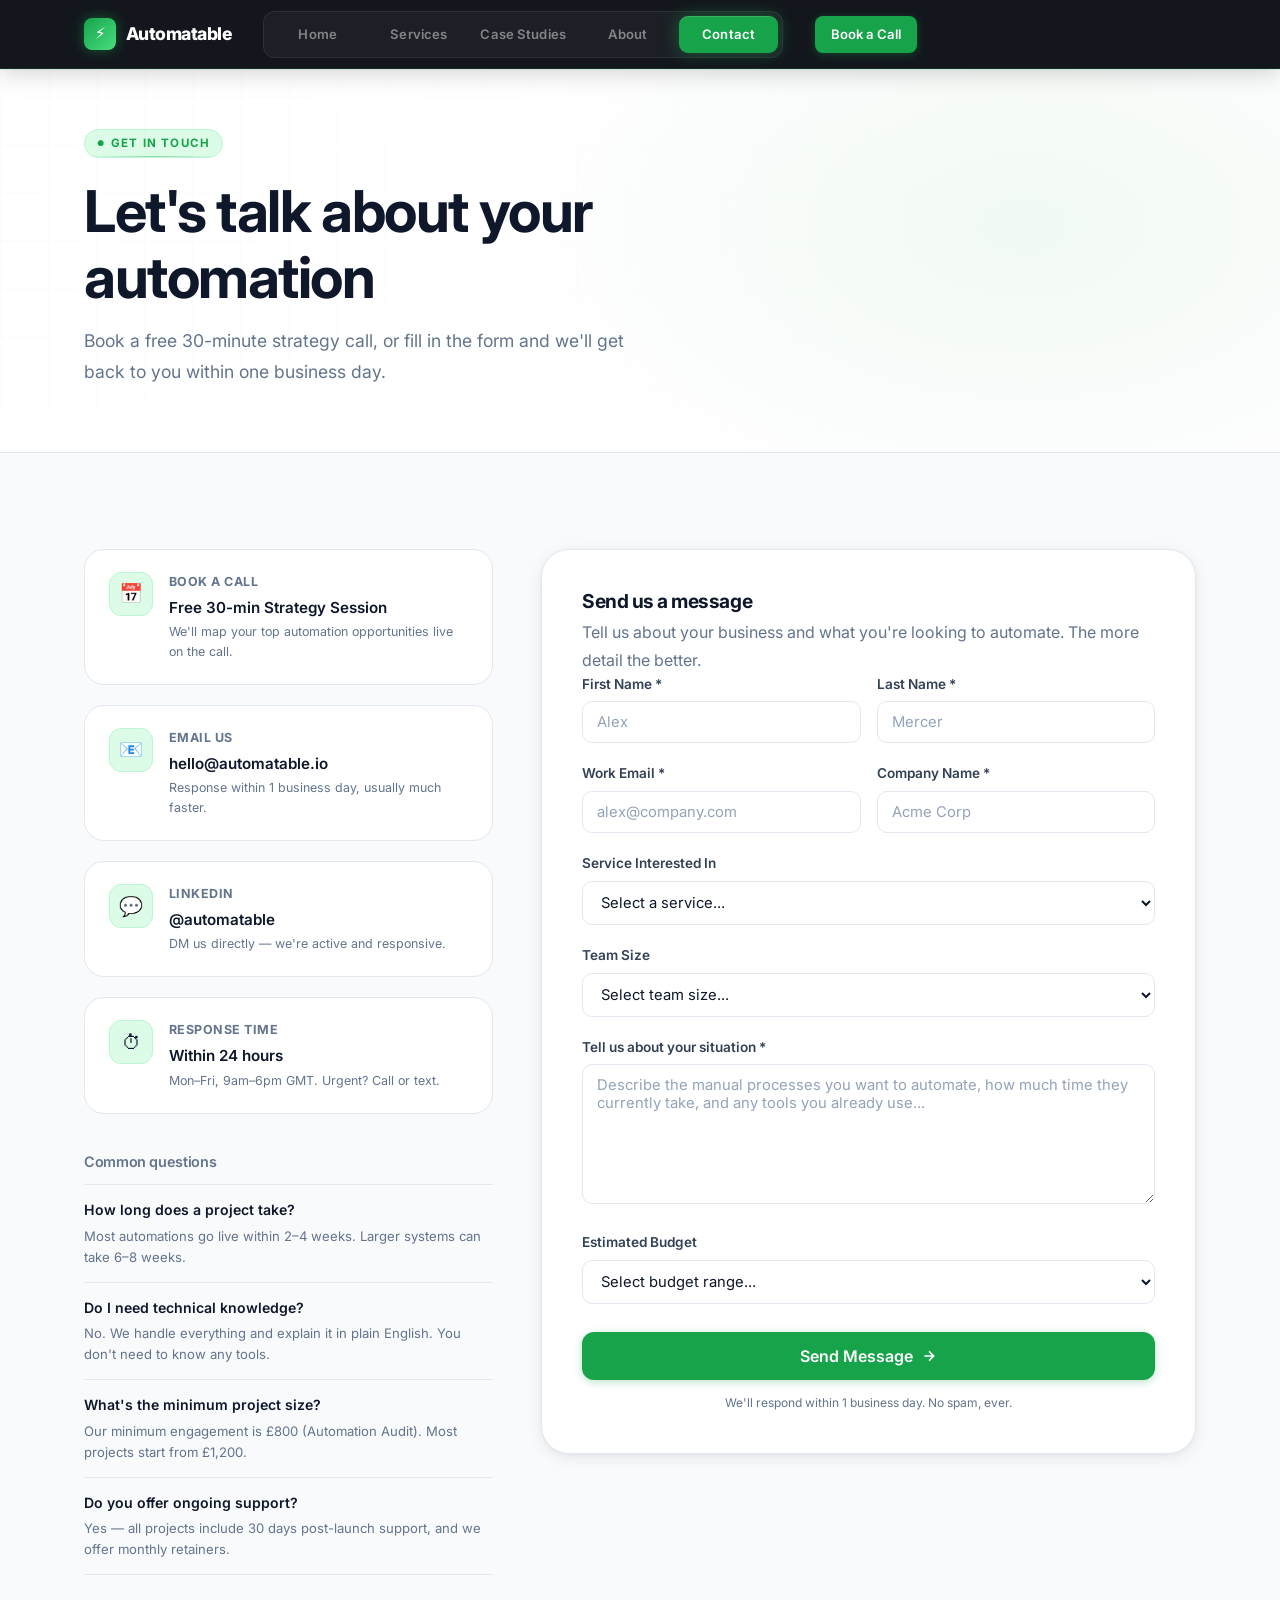
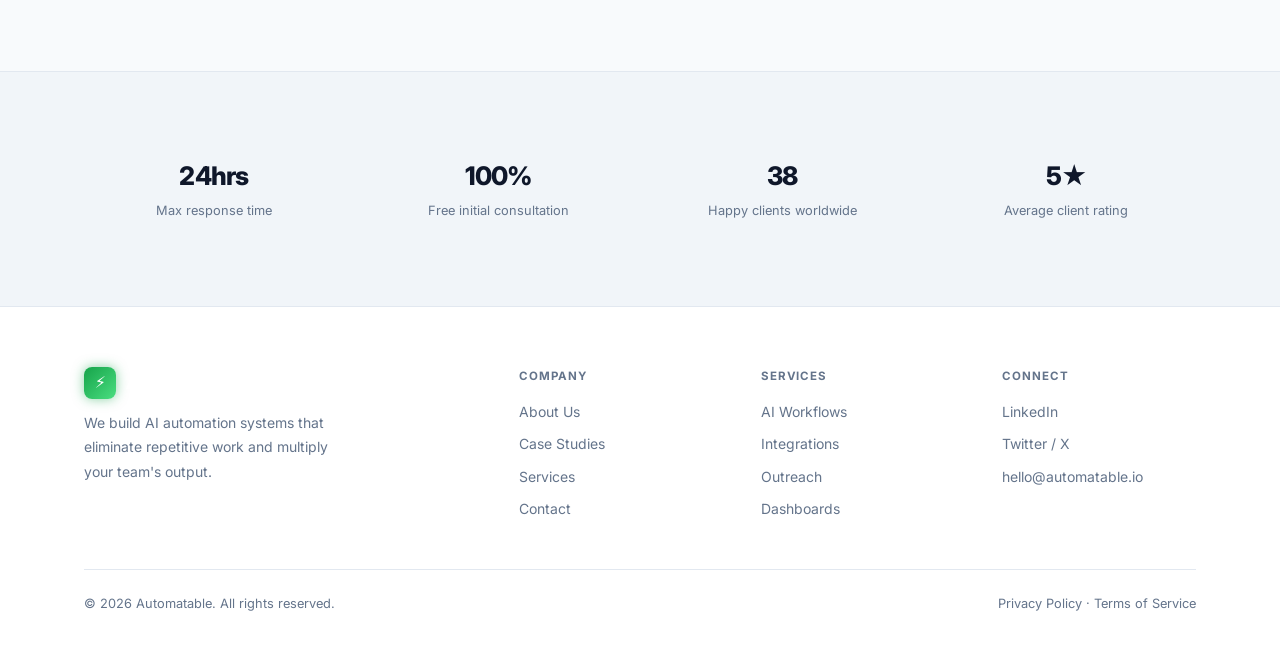
<file: automatable/contact.html>
<!DOCTYPE html>
<html lang="en">
<head>
  <meta charset="UTF-8" />
  <meta name="viewport" content="width=device-width, initial-scale=1.0" />
  <title>Contact — Automatable</title>
  <link rel="preconnect" href="https://fonts.googleapis.com" />
  <link rel="preconnect" href="https://fonts.gstatic.com" crossorigin />
  <link href="https://fonts.googleapis.com/css2?family=Inter:wght@300;400;500;600;700;800;900&display=swap" rel="stylesheet" />
  <link rel="stylesheet" href="style.css" />
  <style>
    .contact-grid {
      display: grid;
      grid-template-columns: 1fr 1.6fr;
      gap: 48px;
      align-items: start;
    }
    .contact-info { display: flex; flex-direction: column; gap: 20px; }
    .info-card {
      background: var(--surface);
      border: 1px solid var(--border);
      border-radius: var(--radius-lg);
      padding: 22px 24px;
      display: flex;
      align-items: flex-start;
      gap: 16px;
      transition: all var(--transition);
    }
    .info-card:hover { box-shadow: var(--shadow); border-color: var(--border-dark); }
    .info-card__icon {
      width: 44px; height: 44px;
      background: var(--green-pale);
      border: 1px solid var(--green-mid);
      border-radius: 12px;
      display: flex;
      align-items: center;
      justify-content: center;
      font-size: 1.2rem;
      flex-shrink: 0;
    }
    .info-card__title { font-size: 0.78rem; font-weight: 700; letter-spacing: 0.04em; text-transform: uppercase; color: var(--text-muted); margin-bottom: 4px; }
    .info-card__value { font-size: 0.95rem; font-weight: 600; color: var(--text); }
    .info-card__sub { font-size: 0.78rem; color: var(--text-muted); margin-top: 2px; }

    .form-card {
      background: var(--surface);
      border: 1px solid var(--border);
      border-radius: var(--radius-xl);
      padding: 40px;
      box-shadow: var(--shadow);
    }
    .form-row { display: grid; grid-template-columns: 1fr 1fr; gap: 16px; }
    .form-card h3 { margin-bottom: 6px; }
    .form-card > p { margin-bottom: 28px; font-size: 0.9rem; }

    .success-state {
      text-align: center;
      padding: 40px 20px;
      display: none;
    }
    .success-state .icon { font-size: 3.5rem; margin-bottom: 16px; }
    .success-state h3 { margin-bottom: 10px; }

    .faq-mini { margin-top: 40px; }
    .faq-mini h4 { font-size: 0.9rem; margin-bottom: 14px; color: var(--text-muted); font-weight: 600; }
    .faq-mini-item { padding: 14px 0; border-top: 1px solid var(--border); }
    .faq-mini-item:last-child { border-bottom: 1px solid var(--border); }
    .faq-mini-q { font-size: 0.88rem; font-weight: 600; color: var(--text); margin-bottom: 4px; }
    .faq-mini-a { font-size: 0.82rem; color: var(--text-muted); line-height: 1.6; }

    @media(max-width:768px) {
      .contact-grid { grid-template-columns: 1fr; }
      .form-row { grid-template-columns: 1fr; }
      .form-card { padding: 28px 20px; }
    }
  </style>
</head>
<body>

  <nav class="nav" id="nav">
    <div class="nav__inner">
      <a href="index.html" class="nav__logo">
        <div class="nav__logo-icon">⚡</div>
        Automatable
      </a>
      <ul class="nav__links">
        <li><a href="index.html">Home</a></li>
        <li><a href="services.html">Services</a></li>
        <li><a href="case-studies.html">Case Studies</a></li>
        <li><a href="about.html">About</a></li>
        <li><a href="contact.html" class="active">Contact</a></li>
      </ul>
      <div class="nav__actions">
        <a href="contact.html" class="btn btn--primary btn--sm">Book a Call</a>
      </div>
    </div>
  </nav>

  <section class="page-hero">
    <div class="container">
      <div class="label">Get In Touch</div>
      <h1>Let's talk about your automation</h1>
      <p>Book a free 30-minute strategy call, or fill in the form and we'll get back to you within one business day.</p>
    </div>
  </section>

  <section class="section">
    <div class="container">
      <div class="contact-grid">

        <!-- LEFT: Info + FAQ -->
        <div>
          <div class="contact-info">
            <div class="info-card">
              <div class="info-card__icon">📅</div>
              <div>
                <div class="info-card__title">Book a Call</div>
                <div class="info-card__value">Free 30-min Strategy Session</div>
                <div class="info-card__sub">We'll map your top automation opportunities live on the call.</div>
              </div>
            </div>
            <div class="info-card">
              <div class="info-card__icon">📧</div>
              <div>
                <div class="info-card__title">Email Us</div>
                <div class="info-card__value">hello@automatable.io</div>
                <div class="info-card__sub">Response within 1 business day, usually much faster.</div>
              </div>
            </div>
            <div class="info-card">
              <div class="info-card__icon">💬</div>
              <div>
                <div class="info-card__title">LinkedIn</div>
                <div class="info-card__value">@automatable</div>
                <div class="info-card__sub">DM us directly — we're active and responsive.</div>
              </div>
            </div>
            <div class="info-card">
              <div class="info-card__icon">⏱</div>
              <div>
                <div class="info-card__title">Response Time</div>
                <div class="info-card__value">Within 24 hours</div>
                <div class="info-card__sub">Mon–Fri, 9am–6pm GMT. Urgent? Call or text.</div>
              </div>
            </div>
          </div>

          <div class="faq-mini">
            <h4>Common questions</h4>
            <div class="faq-mini-item">
              <div class="faq-mini-q">How long does a project take?</div>
              <div class="faq-mini-a">Most automations go live within 2–4 weeks. Larger systems can take 6–8 weeks.</div>
            </div>
            <div class="faq-mini-item">
              <div class="faq-mini-q">Do I need technical knowledge?</div>
              <div class="faq-mini-a">No. We handle everything and explain it in plain English. You don't need to know any tools.</div>
            </div>
            <div class="faq-mini-item">
              <div class="faq-mini-q">What's the minimum project size?</div>
              <div class="faq-mini-a">Our minimum engagement is £800 (Automation Audit). Most projects start from £1,200.</div>
            </div>
            <div class="faq-mini-item">
              <div class="faq-mini-q">Do you offer ongoing support?</div>
              <div class="faq-mini-a">Yes — all projects include 30 days post-launch support, and we offer monthly retainers.</div>
            </div>
          </div>
        </div>

        <!-- RIGHT: Form -->
        <div class="form-card">
          <div id="formState">
            <h3>Send us a message</h3>
            <p>Tell us about your business and what you're looking to automate. The more detail the better.</p>

            <form id="contactForm" onsubmit="handleSubmit(event)">
              <div class="form-row">
                <div class="form-group">
                  <label class="form-label" for="firstName">First Name *</label>
                  <input type="text" id="firstName" class="form-input" placeholder="Alex" required />
                </div>
                <div class="form-group">
                  <label class="form-label" for="lastName">Last Name *</label>
                  <input type="text" id="lastName" class="form-input" placeholder="Mercer" required />
                </div>
              </div>

              <div class="form-row">
                <div class="form-group">
                  <label class="form-label" for="email">Work Email *</label>
                  <input type="email" id="email" class="form-input" placeholder="alex@company.com" required />
                </div>
                <div class="form-group">
                  <label class="form-label" for="company">Company Name *</label>
                  <input type="text" id="company" class="form-input" placeholder="Acme Corp" required />
                </div>
              </div>

              <div class="form-group">
                <label class="form-label" for="service">Service Interested In</label>
                <select id="service" class="form-select">
                  <option value="">Select a service...</option>
                  <option>AI Workflows & Agents</option>
                  <option>System Integrations</option>
                  <option>Outreach Automation</option>
                  <option>Reporting Dashboards</option>
                  <option>AI Chatbots</option>
                  <option>Automation Audit & Roadmap</option>
                  <option>Not sure — need advice</option>
                </select>
              </div>

              <div class="form-group">
                <label class="form-label" for="teamSize">Team Size</label>
                <select id="teamSize" class="form-select">
                  <option value="">Select team size...</option>
                  <option>1–5 people</option>
                  <option>6–20 people</option>
                  <option>21–100 people</option>
                  <option>100+ people</option>
                </select>
              </div>

              <div class="form-group">
                <label class="form-label" for="message">Tell us about your situation *</label>
                <textarea id="message" class="form-textarea" style="min-height:140px;" placeholder="Describe the manual processes you want to automate, how much time they currently take, and any tools you already use..." required></textarea>
              </div>

              <div class="form-group">
                <label class="form-label" for="budget">Estimated Budget</label>
                <select id="budget" class="form-select">
                  <option value="">Select budget range...</option>
                  <option>Under £1,000</option>
                  <option>£1,000 – £3,000</option>
                  <option>£3,000 – £8,000</option>
                  <option>£8,000 – £20,000</option>
                  <option>£20,000+</option>
                </select>
              </div>

              <button type="submit" class="btn btn--primary btn--full btn--lg" style="margin-top:8px;">
                Send Message
                <svg width="16" height="16" fill="none" stroke="currentColor" stroke-width="2.5" viewBox="0 0 24 24"><path d="M5 12h14M12 5l7 7-7 7"/></svg>
              </button>
              <p style="font-size:0.75rem;text-align:center;margin-top:12px;color:var(--text-muted);">We'll respond within 1 business day. No spam, ever.</p>
            </form>
          </div>

          <div class="success-state" id="successState">
            <div class="icon">✅</div>
            <h3>Message received!</h3>
            <p style="margin-bottom:24px;">Thanks for reaching out. We've received your message and will be in touch within one business day — usually much sooner.</p>
            <div style="background:var(--surface-2);border:1px solid var(--border);border-radius:var(--radius);padding:20px;margin-bottom:24px;text-align:left;">
              <div style="font-size:0.78rem;font-weight:700;text-transform:uppercase;letter-spacing:0.06em;color:var(--text-muted);margin-bottom:10px;">What happens next</div>
              <div style="display:flex;flex-direction:column;gap:8px;">
                <div style="display:flex;gap:10px;align-items:center;font-size:0.85rem;color:var(--text-2);">
                  <span style="width:22px;height:22px;background:var(--green-pale);border-radius:6px;display:flex;align-items:center;justify-content:center;font-size:0.65rem;color:var(--green);font-weight:700;flex-shrink:0;">1</span>
                  We review your message and research your business
                </div>
                <div style="display:flex;gap:10px;align-items:center;font-size:0.85rem;color:var(--text-2);">
                  <span style="width:22px;height:22px;background:var(--green-pale);border-radius:6px;display:flex;align-items:center;justify-content:center;font-size:0.65rem;color:var(--green);font-weight:700;flex-shrink:0;">2</span>
                  We reply with initial thoughts and a calendar link
                </div>
                <div style="display:flex;gap:10px;align-items:center;font-size:0.85rem;color:var(--text-2);">
                  <span style="width:22px;height:22px;background:var(--green-pale);border-radius:6px;display:flex;align-items:center;justify-content:center;font-size:0.65rem;color:var(--green);font-weight:700;flex-shrink:0;">3</span>
                  We have a free 30-min strategy call
                </div>
              </div>
            </div>
            <a href="index.html" class="btn btn--outline btn--md">Back to Homepage</a>
          </div>
        </div>

      </div>
    </div>
  </section>

  <!-- SOCIAL PROOF STRIP -->
  <section class="section--sm section--gray" style="border-top:1px solid var(--border);">
    <div class="container">
      <div style="display:grid;grid-template-columns:repeat(4,1fr);gap:24px;">
        <div style="text-align:center;padding:20px;">
          <div style="font-size:1.6rem;font-weight:800;color:var(--text);letter-spacing:-0.03em;">24hrs</div>
          <div style="font-size:0.8rem;color:var(--text-muted);margin-top:4px;">Max response time</div>
        </div>
        <div style="text-align:center;padding:20px;">
          <div style="font-size:1.6rem;font-weight:800;color:var(--text);letter-spacing:-0.03em;">100%</div>
          <div style="font-size:0.8rem;color:var(--text-muted);margin-top:4px;">Free initial consultation</div>
        </div>
        <div style="text-align:center;padding:20px;">
          <div style="font-size:1.6rem;font-weight:800;color:var(--text);letter-spacing:-0.03em;">38</div>
          <div style="font-size:0.8rem;color:var(--text-muted);margin-top:4px;">Happy clients worldwide</div>
        </div>
        <div style="text-align:center;padding:20px;">
          <div style="font-size:1.6rem;font-weight:800;color:var(--text);letter-spacing:-0.03em;">5★</div>
          <div style="font-size:0.8rem;color:var(--text-muted);margin-top:4px;">Average client rating</div>
        </div>
      </div>
    </div>
  </section>

  <footer class="footer">
    <div class="container">
      <div class="footer__top">
        <div class="footer__brand">
          <a href="index.html" class="nav__logo"><div class="nav__logo-icon">⚡</div>Automatable</a>
          <p>We build AI automation systems that eliminate repetitive work and multiply your team's output.</p>
        </div>
        <div><div class="footer__col-title">Company</div><div class="footer__col"><a href="about.html">About Us</a><a href="case-studies.html">Case Studies</a><a href="services.html">Services</a><a href="contact.html">Contact</a></div></div>
        <div><div class="footer__col-title">Services</div><div class="footer__col"><a href="services.html">AI Workflows</a><a href="services.html">Integrations</a><a href="services.html">Outreach</a><a href="services.html">Dashboards</a></div></div>
        <div><div class="footer__col-title">Connect</div><div class="footer__col"><a href="#">LinkedIn</a><a href="#">Twitter / X</a><a href="contact.html">hello@automatable.io</a></div></div>
      </div>
      <div class="footer__bottom">
        <span>© 2026 Automatable. All rights reserved.</span>
        <span>Privacy Policy · Terms of Service</span>
      </div>
    </div>
  </footer>

  <!-- MOBILE BOTTOM NAV -->
  <nav class="mobile-nav">
    <div class="mobile-nav__tabs">
      <a href="index.html" class="mobile-nav__tab"><span class="icon">🏠</span>Home</a>
      <a href="services.html" class="mobile-nav__tab"><span class="icon">⚡</span>Services</a>
      <a href="case-studies.html" class="mobile-nav__tab"><span class="icon">📊</span>Cases</a>
      <a href="about.html" class="mobile-nav__tab"><span class="icon">👥</span>About</a>
      <a href="contact.html" class="mobile-nav__tab active"><span class="icon">✉️</span>Contact</a>
    </div>
  </nav>

  <script src="app.js"></script>
  <script>
    function handleSubmit(e) {
      e.preventDefault();
      document.getElementById('formState').style.display = 'none';
      const s = document.getElementById('successState');
      s.style.display = 'block';
      window.scrollTo({ top: document.querySelector('.form-card').offsetTop - 80, behavior: 'smooth' });
    }
  </script>
</body>
</html>
</file>
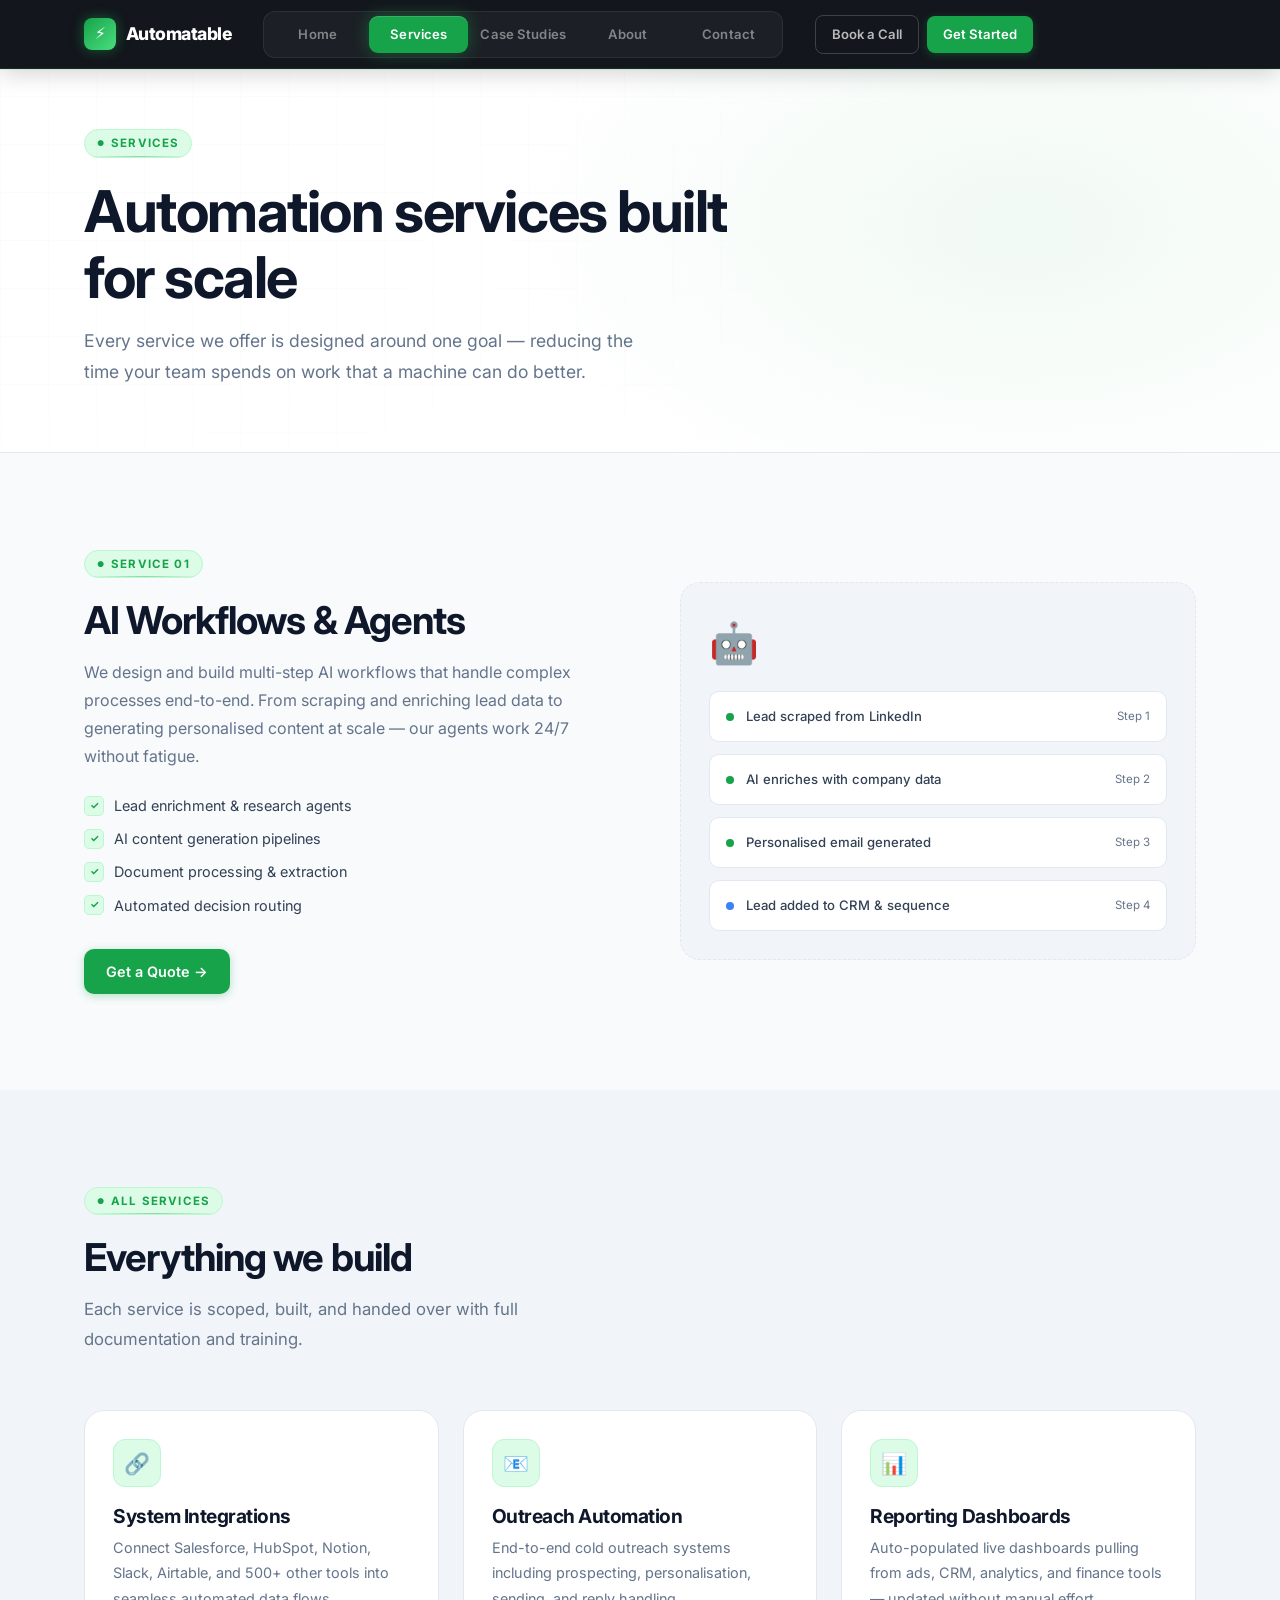
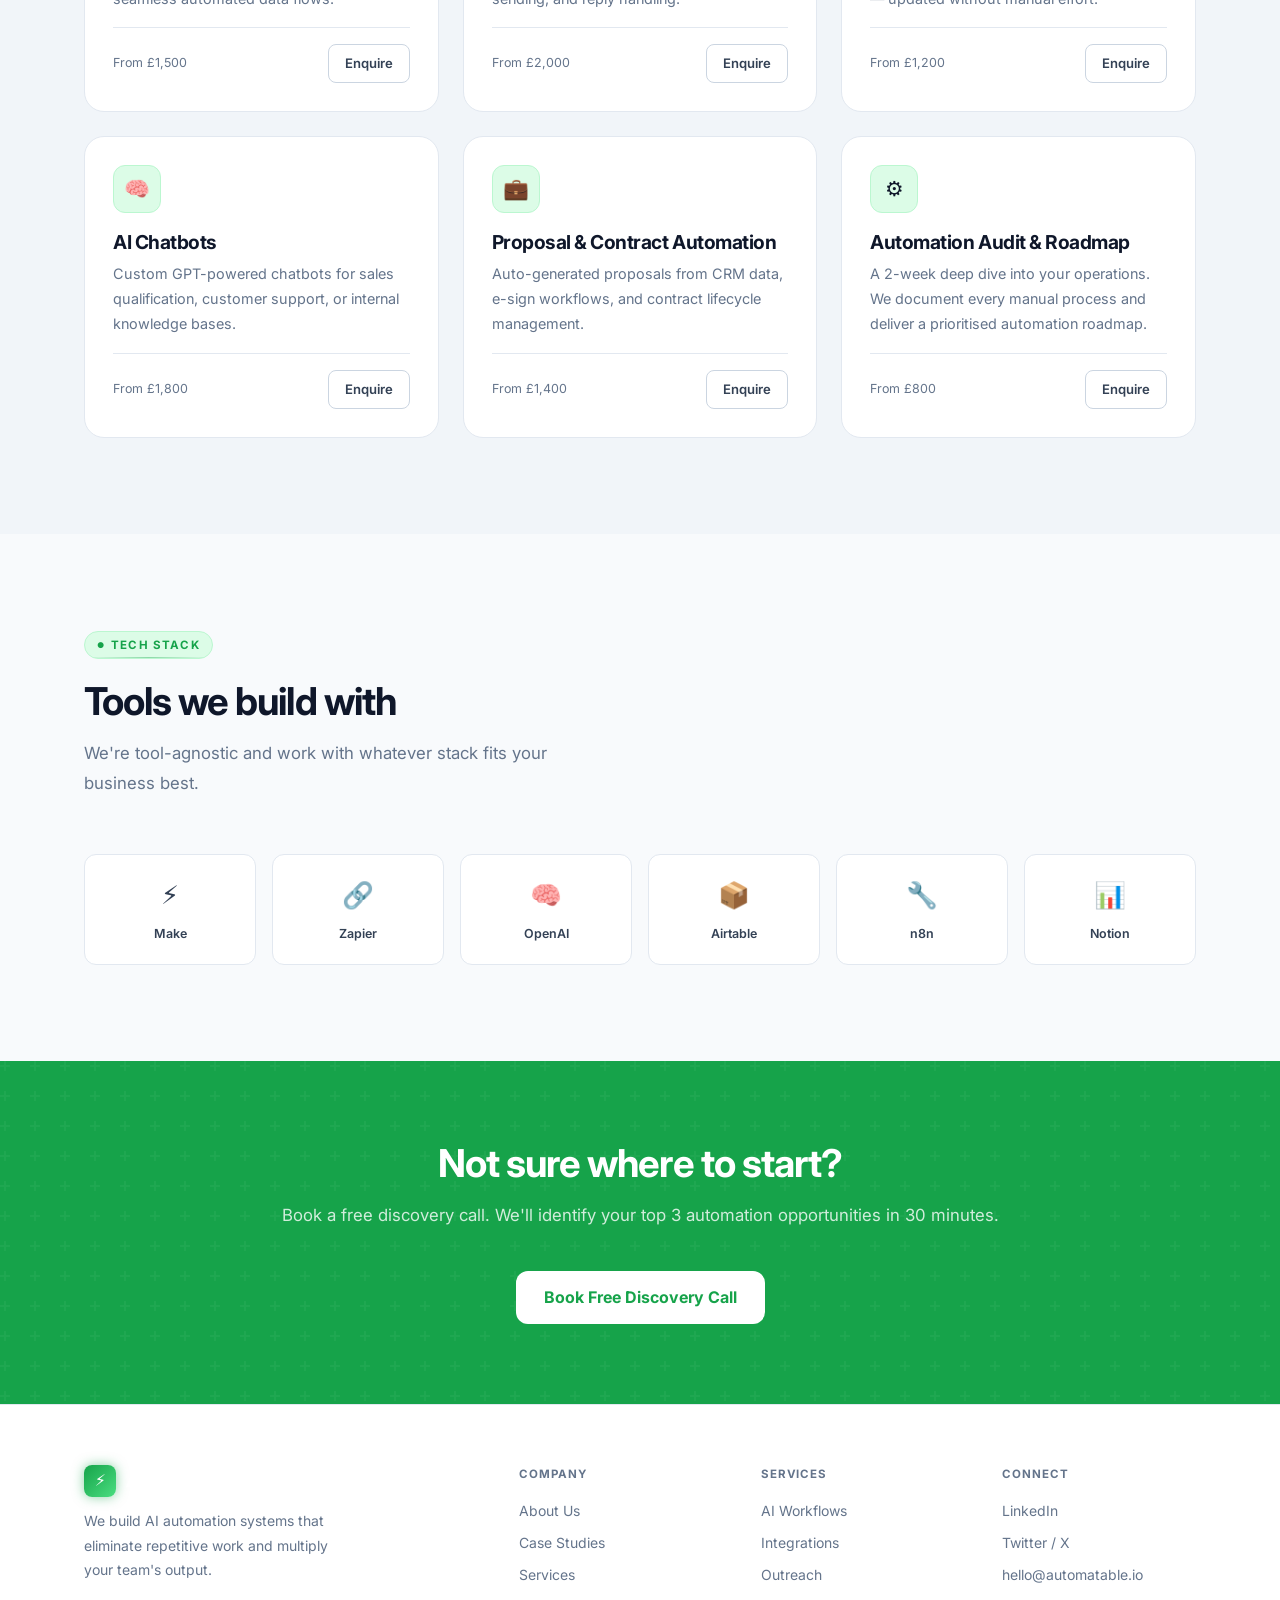
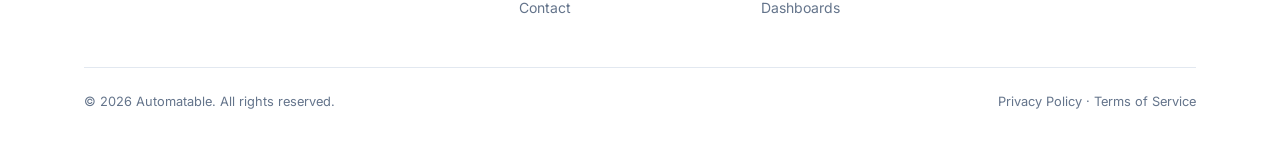
<file: automatable/services.html>
<!DOCTYPE html>
<html lang="en">
<head>
  <meta charset="UTF-8" />
  <meta name="viewport" content="width=device-width, initial-scale=1.0" />
  <title>Services — Automatable</title>
  <link rel="preconnect" href="https://fonts.googleapis.com" />
  <link rel="preconnect" href="https://fonts.gstatic.com" crossorigin />
  <link href="https://fonts.googleapis.com/css2?family=Inter:wght@300;400;500;600;700;800;900&display=swap" rel="stylesheet" />
  <link rel="stylesheet" href="style.css" />
</head>
<body>

  <nav class="nav" id="nav">
    <div class="nav__inner">
      <a href="index.html" class="nav__logo">
        <div class="nav__logo-icon">⚡</div>
        Automatable
      </a>
      <ul class="nav__links">
        <li><a href="index.html">Home</a></li>
        <li><a href="services.html" class="active">Services</a></li>
        <li><a href="case-studies.html">Case Studies</a></li>
        <li><a href="about.html">About</a></li>
        <li><a href="contact.html">Contact</a></li>
      </ul>
      <div class="nav__actions">
        <a href="contact.html" class="btn btn--outline btn--sm">Book a Call</a>
        <a href="contact.html" class="btn btn--primary btn--sm">Get Started</a>
      </div>
    </div>
  </nav>

  <!-- PAGE HERO -->
  <section class="page-hero">
    <div class="container">
      <div class="label">Services</div>
      <h1>Automation services built for scale</h1>
      <p>Every service we offer is designed around one goal — reducing the time your team spends on work that a machine can do better.</p>
    </div>
  </section>

  <!-- SERVICE 1 -->
  <section class="section">
    <div class="container">
      <div style="display:grid;grid-template-columns:1fr 1fr;gap:80px;align-items:center;">
        <div>
          <div class="label">Service 01</div>
          <h2 style="margin-bottom:1rem;">AI Workflows & Agents</h2>
          <p style="margin-bottom:1.5rem;">We design and build multi-step AI workflows that handle complex processes end-to-end. From scraping and enriching lead data to generating personalised content at scale — our agents work 24/7 without fatigue.</p>
          <ul style="list-style:none;display:flex;flex-direction:column;gap:10px;margin-bottom:2rem;">
            <li style="display:flex;align-items:center;gap:10px;font-size:0.9rem;color:var(--text-2);"><span style="width:20px;height:20px;background:var(--green-pale);border:1px solid var(--green-mid);border-radius:5px;display:flex;align-items:center;justify-content:center;font-size:0.65rem;color:var(--green);font-weight:700;flex-shrink:0;">✓</span>Lead enrichment & research agents</li>
            <li style="display:flex;align-items:center;gap:10px;font-size:0.9rem;color:var(--text-2);"><span style="width:20px;height:20px;background:var(--green-pale);border:1px solid var(--green-mid);border-radius:5px;display:flex;align-items:center;justify-content:center;font-size:0.65rem;color:var(--green);font-weight:700;flex-shrink:0;">✓</span>AI content generation pipelines</li>
            <li style="display:flex;align-items:center;gap:10px;font-size:0.9rem;color:var(--text-2);"><span style="width:20px;height:20px;background:var(--green-pale);border:1px solid var(--green-mid);border-radius:5px;display:flex;align-items:center;justify-content:center;font-size:0.65rem;color:var(--green);font-weight:700;flex-shrink:0;">✓</span>Document processing & extraction</li>
            <li style="display:flex;align-items:center;gap:10px;font-size:0.9rem;color:var(--text-2);"><span style="width:20px;height:20px;background:var(--green-pale);border:1px solid var(--green-mid);border-radius:5px;display:flex;align-items:center;justify-content:center;font-size:0.65rem;color:var(--green);font-weight:700;flex-shrink:0;">✓</span>Automated decision routing</li>
          </ul>
          <a href="contact.html" class="btn btn--primary btn--md">Get a Quote →</a>
        </div>
        <div>
          <div class="card" style="background:var(--surface-2);border-style:dashed;">
            <div style="font-size:2.5rem;margin-bottom:16px;">🤖</div>
            <div style="display:flex;flex-direction:column;gap:12px;">
              <div style="background:var(--surface);border:1px solid var(--border);border-radius:10px;padding:14px 16px;display:flex;align-items:center;gap:12px;">
                <div style="width:8px;height:8px;background:var(--green);border-radius:50%;flex-shrink:0;"></div>
                <span style="font-size:0.82rem;font-weight:500;color:var(--text-2);">Lead scraped from LinkedIn</span>
                <span style="margin-left:auto;font-size:0.72rem;color:var(--text-muted);">Step 1</span>
              </div>
              <div style="background:var(--surface);border:1px solid var(--border);border-radius:10px;padding:14px 16px;display:flex;align-items:center;gap:12px;">
                <div style="width:8px;height:8px;background:var(--green);border-radius:50%;flex-shrink:0;"></div>
                <span style="font-size:0.82rem;font-weight:500;color:var(--text-2);">AI enriches with company data</span>
                <span style="margin-left:auto;font-size:0.72rem;color:var(--text-muted);">Step 2</span>
              </div>
              <div style="background:var(--surface);border:1px solid var(--border);border-radius:10px;padding:14px 16px;display:flex;align-items:center;gap:12px;">
                <div style="width:8px;height:8px;background:var(--green);border-radius:50%;flex-shrink:0;"></div>
                <span style="font-size:0.82rem;font-weight:500;color:var(--text-2);">Personalised email generated</span>
                <span style="margin-left:auto;font-size:0.72rem;color:var(--text-muted);">Step 3</span>
              </div>
              <div style="background:var(--surface);border:1px solid var(--border);border-radius:10px;padding:14px 16px;display:flex;align-items:center;gap:12px;">
                <div style="width:8px;height:8px;background:#3b82f6;border-radius:50%;flex-shrink:0;"></div>
                <span style="font-size:0.82rem;font-weight:500;color:var(--text-2);">Lead added to CRM & sequence</span>
                <span style="margin-left:auto;font-size:0.72rem;color:var(--text-muted);">Step 4</span>
              </div>
            </div>
          </div>
        </div>
      </div>
    </div>
  </section>

  <!-- SERVICES GRID -->
  <section class="section section--gray">
    <div class="container">
      <div class="label">All Services</div>
      <h2 class="section-title">Everything we build</h2>
      <p class="section-sub">Each service is scoped, built, and handed over with full documentation and training.</p>
      <div class="grid-3">
        <div class="card">
          <div class="card__icon">🔗</div>
          <h3>System Integrations</h3>
          <p>Connect Salesforce, HubSpot, Notion, Slack, Airtable, and 500+ other tools into seamless automated data flows.</p>
          <div style="margin-top:16px;padding-top:16px;border-top:1px solid var(--border);display:flex;justify-content:space-between;align-items:center;">
            <span style="font-size:0.78rem;color:var(--text-muted);">From £1,500</span>
            <a href="contact.html" class="btn btn--outline btn--sm">Enquire</a>
          </div>
        </div>
        <div class="card">
          <div class="card__icon">📧</div>
          <h3>Outreach Automation</h3>
          <p>End-to-end cold outreach systems including prospecting, personalisation, sending, and reply handling.</p>
          <div style="margin-top:16px;padding-top:16px;border-top:1px solid var(--border);display:flex;justify-content:space-between;align-items:center;">
            <span style="font-size:0.78rem;color:var(--text-muted);">From £2,000</span>
            <a href="contact.html" class="btn btn--outline btn--sm">Enquire</a>
          </div>
        </div>
        <div class="card">
          <div class="card__icon">📊</div>
          <h3>Reporting Dashboards</h3>
          <p>Auto-populated live dashboards pulling from ads, CRM, analytics, and finance tools — updated without manual effort.</p>
          <div style="margin-top:16px;padding-top:16px;border-top:1px solid var(--border);display:flex;justify-content:space-between;align-items:center;">
            <span style="font-size:0.78rem;color:var(--text-muted);">From £1,200</span>
            <a href="contact.html" class="btn btn--outline btn--sm">Enquire</a>
          </div>
        </div>
        <div class="card">
          <div class="card__icon">🧠</div>
          <h3>AI Chatbots</h3>
          <p>Custom GPT-powered chatbots for sales qualification, customer support, or internal knowledge bases.</p>
          <div style="margin-top:16px;padding-top:16px;border-top:1px solid var(--border);display:flex;justify-content:space-between;align-items:center;">
            <span style="font-size:0.78rem;color:var(--text-muted);">From £1,800</span>
            <a href="contact.html" class="btn btn--outline btn--sm">Enquire</a>
          </div>
        </div>
        <div class="card">
          <div class="card__icon">💼</div>
          <h3>Proposal & Contract Automation</h3>
          <p>Auto-generated proposals from CRM data, e-sign workflows, and contract lifecycle management.</p>
          <div style="margin-top:16px;padding-top:16px;border-top:1px solid var(--border);display:flex;justify-content:space-between;align-items:center;">
            <span style="font-size:0.78rem;color:var(--text-muted);">From £1,400</span>
            <a href="contact.html" class="btn btn--outline btn--sm">Enquire</a>
          </div>
        </div>
        <div class="card">
          <div class="card__icon">⚙️</div>
          <h3>Automation Audit & Roadmap</h3>
          <p>A 2-week deep dive into your operations. We document every manual process and deliver a prioritised automation roadmap.</p>
          <div style="margin-top:16px;padding-top:16px;border-top:1px solid var(--border);display:flex;justify-content:space-between;align-items:center;">
            <span style="font-size:0.78rem;color:var(--text-muted);">From £800</span>
            <a href="contact.html" class="btn btn--outline btn--sm">Enquire</a>
          </div>
        </div>
      </div>
    </div>
  </section>

  <!-- TOOLS WE USE -->
  <section class="section">
    <div class="container">
      <div class="label">Tech Stack</div>
      <h2 class="section-title">Tools we build with</h2>
      <p class="section-sub">We're tool-agnostic and work with whatever stack fits your business best.</p>
      <div style="display:grid;grid-template-columns:repeat(6,1fr);gap:16px;">
        <div style="background:var(--surface);border:1px solid var(--border);border-radius:var(--radius);padding:20px;text-align:center;font-size:0.78rem;font-weight:600;color:var(--text-2);transition:all var(--transition);" onmouseover="this.style.borderColor='var(--green)'" onmouseout="this.style.borderColor='var(--border)'">
          <div style="font-size:1.6rem;margin-bottom:8px;">⚡</div>Make
        </div>
        <div style="background:var(--surface);border:1px solid var(--border);border-radius:var(--radius);padding:20px;text-align:center;font-size:0.78rem;font-weight:600;color:var(--text-2);transition:all var(--transition);" onmouseover="this.style.borderColor='var(--green)'" onmouseout="this.style.borderColor='var(--border)'">
          <div style="font-size:1.6rem;margin-bottom:8px;">🔗</div>Zapier
        </div>
        <div style="background:var(--surface);border:1px solid var(--border);border-radius:var(--radius);padding:20px;text-align:center;font-size:0.78rem;font-weight:600;color:var(--text-2);transition:all var(--transition);" onmouseover="this.style.borderColor='var(--green)'" onmouseout="this.style.borderColor='var(--border)'">
          <div style="font-size:1.6rem;margin-bottom:8px;">🧠</div>OpenAI
        </div>
        <div style="background:var(--surface);border:1px solid var(--border);border-radius:var(--radius);padding:20px;text-align:center;font-size:0.78rem;font-weight:600;color:var(--text-2);transition:all var(--transition);" onmouseover="this.style.borderColor='var(--green)'" onmouseout="this.style.borderColor='var(--border)'">
          <div style="font-size:1.6rem;margin-bottom:8px;">📦</div>Airtable
        </div>
        <div style="background:var(--surface);border:1px solid var(--border);border-radius:var(--radius);padding:20px;text-align:center;font-size:0.78rem;font-weight:600;color:var(--text-2);transition:all var(--transition);" onmouseover="this.style.borderColor='var(--green)'" onmouseout="this.style.borderColor='var(--border)'">
          <div style="font-size:1.6rem;margin-bottom:8px;">🔧</div>n8n
        </div>
        <div style="background:var(--surface);border:1px solid var(--border);border-radius:var(--radius);padding:20px;text-align:center;font-size:0.78rem;font-weight:600;color:var(--text-2);transition:all var(--transition);" onmouseover="this.style.borderColor='var(--green)'" onmouseout="this.style.borderColor='var(--border)'">
          <div style="font-size:1.6rem;margin-bottom:8px;">📊</div>Notion
        </div>
      </div>
    </div>
  </section>

  <!-- CTA -->
  <section class="cta-banner">
    <div class="container">
      <div class="cta-banner__inner">
        <h2>Not sure where to start?</h2>
        <p>Book a free discovery call. We'll identify your top 3 automation opportunities in 30 minutes.</p>
        <a href="contact.html" class="btn btn--white btn--lg">Book Free Discovery Call</a>
      </div>
    </div>
  </section>

  <footer class="footer">
    <div class="container">
      <div class="footer__top">
        <div class="footer__brand">
          <a href="index.html" class="nav__logo"><div class="nav__logo-icon">⚡</div>Automatable</a>
          <p>We build AI automation systems that eliminate repetitive work and multiply your team's output.</p>
        </div>
        <div><div class="footer__col-title">Company</div><div class="footer__col"><a href="about.html">About Us</a><a href="case-studies.html">Case Studies</a><a href="services.html">Services</a><a href="contact.html">Contact</a></div></div>
        <div><div class="footer__col-title">Services</div><div class="footer__col"><a href="services.html">AI Workflows</a><a href="services.html">Integrations</a><a href="services.html">Outreach</a><a href="services.html">Dashboards</a></div></div>
        <div><div class="footer__col-title">Connect</div><div class="footer__col"><a href="#">LinkedIn</a><a href="#">Twitter / X</a><a href="contact.html">hello@automatable.io</a></div></div>
      </div>
      <div class="footer__bottom">
        <span>© 2026 Automatable. All rights reserved.</span>
        <span>Privacy Policy · Terms of Service</span>
      </div>
    </div>
  </footer>

  <!-- MOBILE BOTTOM NAV -->
  <nav class="mobile-nav">
    <div class="mobile-nav__tabs">
      <a href="index.html" class="mobile-nav__tab"><span class="icon">🏠</span>Home</a>
      <a href="services.html" class="mobile-nav__tab active"><span class="icon">⚡</span>Services</a>
      <a href="case-studies.html" class="mobile-nav__tab"><span class="icon">📊</span>Cases</a>
      <a href="about.html" class="mobile-nav__tab"><span class="icon">👥</span>About</a>
      <a href="contact.html" class="mobile-nav__tab"><span class="icon">✉️</span>Contact</a>
    </div>
  </nav>

  <script src="app.js"></script>
</body>
</html>
</file>
<file: automatable/style.css>
/* ============================================================
   AUTOMATABLE — DESIGN SYSTEM
   ============================================================ */
*, *::before, *::after { box-sizing: border-box; margin: 0; padding: 0; }

:root {
  --green:        #16a34a;
  --green-light:  #22c55e;
  --green-pale:   #dcfce7;
  --green-mid:    #bbf7d0;
  --bg:           #f8fafc;
  --surface:      #ffffff;
  --surface-2:    #f1f5f9;
  --border:       #e2e8f0;
  --border-dark:  #cbd5e1;
  --text:         #0f172a;
  --text-2:       #334155;
  --text-muted:   #64748b;
  --text-faint:   #94a3b8;
  --radius:       12px;
  --radius-lg:    20px;
  --radius-xl:    28px;
  --shadow-sm:    0 1px 3px rgba(0,0,0,0.06), 0 1px 2px rgba(0,0,0,0.04);
  --shadow:       0 4px 16px rgba(0,0,0,0.07), 0 1px 4px rgba(0,0,0,0.04);
  --shadow-lg:    0 12px 40px rgba(0,0,0,0.1), 0 4px 12px rgba(0,0,0,0.06);
  --transition:   0.18s ease;
}

html { scroll-behavior: smooth; font-size: 16px; }

body {
  font-family: 'Inter', system-ui, -apple-system, sans-serif;
  background: var(--bg);
  color: var(--text);
  line-height: 1.6;
  -webkit-font-smoothing: antialiased;
}

h1, h2, h3, h4 {
  font-weight: 700;
  line-height: 1.15;
  letter-spacing: -0.025em;
  color: var(--text);
}
h1 { font-size: clamp(2.2rem, 4.5vw, 3.6rem); }
h2 { font-size: clamp(1.7rem, 3vw, 2.6rem); }
h3 { font-size: 1.2rem; }
h4 { font-size: 1rem; }
p  { color: var(--text-muted); line-height: 1.75; }
a  { color: inherit; text-decoration: none; }
img { max-width: 100%; display: block; }

/* ============================================================
   UTILITIES
   ============================================================ */
.container { max-width: 1160px; margin: 0 auto; padding: 0 24px; }
.container--narrow { max-width: 800px; margin: 0 auto; padding: 0 24px; }

.section { padding: 96px 0; }
.section--sm { padding: 64px 0; }
.section--gray { background: var(--surface-2); }

.label {
  display: inline-flex;
  align-items: center;
  gap: 6px;
  font-size: 0.72rem;
  font-weight: 700;
  letter-spacing: 0.1em;
  text-transform: uppercase;
  color: var(--green);
  background: var(--green-pale);
  border: 1px solid var(--green-mid);
  padding: 4px 12px;
  border-radius: 100px;
  margin-bottom: 1.25rem;
}
.label::before { content: '●'; font-size: 0.5rem; }

.section-title { margin-bottom: 1rem; }
.section-sub { color: var(--text-muted); max-width: 520px; font-size: 1.05rem; margin-bottom: 3.5rem; }

.grid-2 { display: grid; grid-template-columns: repeat(2, 1fr); gap: 24px; }
.grid-3 { display: grid; grid-template-columns: repeat(3, 1fr); gap: 24px; }
.grid-4 { display: grid; grid-template-columns: repeat(4, 1fr); gap: 20px; }

/* ============================================================
   BUTTONS
   ============================================================ */
.btn {
  display: inline-flex;
  align-items: center;
  gap: 8px;
  font-family: inherit;
  font-weight: 600;
  font-size: 0.9rem;
  border: none;
  cursor: pointer;
  border-radius: 10px;
  transition: all var(--transition);
  white-space: nowrap;
}
.btn--sm  { padding: 8px 16px; font-size: 0.82rem; border-radius: 8px; }
.btn--md  { padding: 11px 22px; }
.btn--lg  { padding: 14px 28px; font-size: 1rem; border-radius: 12px; }
.btn--xl  { padding: 16px 36px; font-size: 1.05rem; border-radius: 14px; }
.btn--full { width: 100%; justify-content: center; }

.btn--primary {
  background: var(--green);
  color: #fff;
  box-shadow: 0 2px 8px rgba(22,163,74,0.3);
}
.btn--primary:hover { background: #15803d; transform: translateY(-1px); box-shadow: 0 6px 20px rgba(22,163,74,0.35); }

.btn--outline {
  background: transparent;
  color: var(--text-2);
  border: 1.5px solid var(--border-dark);
}
.btn--outline:hover { border-color: var(--green); color: var(--green); background: var(--green-pale); }

.btn--ghost {
  background: transparent;
  color: var(--text-muted);
}
.btn--ghost:hover { color: var(--text); background: var(--surface-2); }

/* ============================================================
   NAVIGATION — FUTURISTIC TAB BAR
   ============================================================ */
.nav {
  position: fixed;
  top: 0; left: 0; right: 0;
  z-index: 100;
  background: rgba(10, 14, 20, 0.96);
  backdrop-filter: blur(24px);
  -webkit-backdrop-filter: blur(24px);
  border-bottom: 1px solid rgba(22,163,74,0.18);
  box-shadow: 0 1px 0 rgba(22,163,74,0.08), 0 4px 24px rgba(0,0,0,0.18);
}

.nav__inner {
  max-width: 1160px;
  margin: 0 auto;
  padding: 0 24px;
  height: 68px;
  display: flex;
  align-items: center;
  gap: 0;
}

.nav__logo {
  display: flex;
  align-items: center;
  gap: 10px;
  font-size: 1.1rem;
  font-weight: 800;
  letter-spacing: -0.03em;
  color: #fff;
  flex-shrink: 0;
  margin-right: 32px;
}
.nav__logo-icon {
  width: 32px; height: 32px;
  background: linear-gradient(135deg, var(--green), #4ade80);
  border-radius: 8px;
  display: flex;
  align-items: center;
  justify-content: center;
  color: white;
  font-size: 1rem;
  box-shadow: 0 0 12px rgba(22,163,74,0.5);
}

/* TABS */
.nav__links {
  display: flex;
  list-style: none;
  gap: 2px;
  flex: 1;
  justify-content: center;
  background: rgba(255,255,255,0.04);
  border: 1px solid rgba(255,255,255,0.07);
  border-radius: 12px;
  padding: 4px;
  max-width: 520px;
}
.nav__links li { flex: 1; }
.nav__links a {
  display: flex;
  align-items: center;
  justify-content: center;
  padding: 8px 10px;
  font-size: 0.82rem;
  font-weight: 600;
  color: rgba(255,255,255,0.45);
  border-radius: 9px;
  transition: all 0.2s ease;
  letter-spacing: 0.01em;
  white-space: nowrap;
}
.nav__links a:hover {
  color: rgba(255,255,255,0.85);
  background: rgba(255,255,255,0.07);
}
.nav__links a.active {
  background: var(--green);
  color: #fff;
  box-shadow: 0 0 16px rgba(22,163,74,0.45), inset 0 1px 0 rgba(255,255,255,0.15);
}

.nav__actions { display: flex; gap: 8px; align-items: center; margin-left: 32px; }
.nav__actions .btn--outline {
  border-color: rgba(255,255,255,0.18);
  color: rgba(255,255,255,0.7);
}
.nav__actions .btn--outline:hover {
  border-color: var(--green);
  color: #fff;
  background: rgba(22,163,74,0.15);
}

/* ============================================================
   HERO
   ============================================================ */
.hero {
  padding: 148px 0 80px;
  position: relative;
  overflow: hidden;
}
.hero::before {
  content: '';
  position: absolute;
  top: 0; left: 0; right: 0;
  height: 600px;
  background: radial-gradient(ellipse 80% 60% at 50% -10%, rgba(22,163,74,0.1) 0%, transparent 70%);
  pointer-events: none;
}
.hero::after {
  content: '';
  position: absolute;
  inset: 0;
  background-image:
    linear-gradient(rgba(22,163,74,0.03) 1px, transparent 1px),
    linear-gradient(90deg, rgba(22,163,74,0.03) 1px, transparent 1px);
  background-size: 48px 48px;
  mask-image: radial-gradient(ellipse 70% 60% at 50% 0%, black 0%, transparent 100%);
  pointer-events: none;
}

.hero__inner {
  display: grid;
  grid-template-columns: 1fr 1fr;
  gap: 64px;
  align-items: center;
}

.hero__content .label { margin-bottom: 1.5rem; }
.hero__title { margin-bottom: 1.25rem; }
.hero__sub { font-size: 1.1rem; margin-bottom: 2.5rem; max-width: 480px; line-height: 1.8; }

.hero__actions { display: flex; gap: 12px; flex-wrap: wrap; align-items: center; margin-bottom: 3rem; }

.hero__stats {
  display: flex;
  gap: 32px;
  padding-top: 2rem;
  border-top: 1px solid var(--border);
}
.hero-stat__number {
  font-size: 1.6rem;
  font-weight: 800;
  color: var(--text);
  letter-spacing: -0.03em;
}
.hero-stat__label { font-size: 0.78rem; color: var(--text-muted); margin-top: 2px; }

/* Hero dashboard mockup */
.hero__visual { position: relative; }
.dashboard-mockup {
  background: var(--surface);
  border: 1px solid var(--border);
  border-radius: var(--radius-xl);
  box-shadow: var(--shadow-lg);
  overflow: hidden;
}
.mockup-topbar {
  padding: 14px 20px;
  border-bottom: 1px solid var(--border);
  display: flex;
  align-items: center;
  gap: 12px;
  background: var(--surface);
}
.mockup-dots { display: flex; gap: 6px; }
.mockup-dot {
  width: 10px; height: 10px;
  border-radius: 50%;
}
.mockup-dot:nth-child(1) { background: #f87171; }
.mockup-dot:nth-child(2) { background: #fbbf24; }
.mockup-dot:nth-child(3) { background: #4ade80; }
.mockup-title { font-size: 0.78rem; font-weight: 600; color: var(--text-muted); margin-left: 4px; }

.mockup-body { display: flex; height: 340px; }
.mockup-sidebar {
  width: 140px;
  background: var(--surface);
  border-right: 1px solid var(--border);
  padding: 16px 12px;
  flex-shrink: 0;
}
.mockup-nav-item {
  padding: 8px 10px;
  border-radius: 8px;
  font-size: 0.72rem;
  font-weight: 500;
  color: var(--text-muted);
  margin-bottom: 2px;
  display: flex;
  align-items: center;
  gap: 8px;
}
.mockup-nav-item.active {
  background: var(--green);
  color: white;
}
.mockup-nav-item .icon { font-size: 0.85rem; }

.mockup-main { flex: 1; padding: 20px; overflow: hidden; background: var(--bg); }
.mockup-greeting { font-size: 0.9rem; font-weight: 700; color: var(--text); margin-bottom: 4px; }
.mockup-sub { font-size: 0.65rem; color: var(--text-muted); margin-bottom: 16px; }

.mockup-cards { display: grid; grid-template-columns: repeat(3, 1fr); gap: 10px; margin-bottom: 16px; }
.mockup-card {
  background: var(--surface);
  border: 1px solid var(--border);
  border-radius: 10px;
  padding: 12px;
}
.mockup-card-icon {
  width: 24px; height: 24px;
  border-radius: 6px;
  margin-bottom: 8px;
  display: flex;
  align-items: center;
  justify-content: center;
  font-size: 0.75rem;
}
.mockup-card-num { font-size: 1rem; font-weight: 800; color: var(--text); letter-spacing: -0.02em; }
.mockup-card-label { font-size: 0.6rem; color: var(--text-muted); margin-top: 1px; }
.mockup-card-delta { font-size: 0.6rem; font-weight: 600; color: var(--green); margin-top: 4px; }

.mockup-table { background: var(--surface); border: 1px solid var(--border); border-radius: 10px; overflow: hidden; }
.mockup-table-row {
  display: flex;
  gap: 8px;
  padding: 8px 12px;
  border-bottom: 1px solid var(--border);
  align-items: center;
}
.mockup-table-row:last-child { border-bottom: none; }
.mockup-table-row:first-child { background: var(--surface-2); }
.mockup-cell { font-size: 0.6rem; color: var(--text-muted); flex: 1; }
.mockup-cell:first-child { color: var(--text); font-weight: 600; flex: 1.5; display: flex; align-items: center; gap: 6px; }
.mockup-avatar {
  width: 16px; height: 16px;
  border-radius: 50%;
  flex-shrink: 0;
}
.mockup-badge {
  padding: 2px 6px;
  border-radius: 4px;
  font-size: 0.55rem;
  font-weight: 600;
}
.badge-green { background: var(--green-pale); color: var(--green); }
.badge-yellow { background: #fef9c3; color: #854d0e; }
.badge-blue { background: #dbeafe; color: #1d4ed8; }

/* ============================================================
   CARDS
   ============================================================ */
.card {
  background: var(--surface);
  border: 1px solid var(--border);
  border-radius: var(--radius-lg);
  padding: 28px;
  transition: all var(--transition);
}
.card:hover { box-shadow: var(--shadow); border-color: var(--border-dark); transform: translateY(-2px); }

.card__icon {
  width: 48px; height: 48px;
  border-radius: 12px;
  background: var(--green-pale);
  border: 1px solid var(--green-mid);
  display: flex;
  align-items: center;
  justify-content: center;
  font-size: 1.3rem;
  margin-bottom: 18px;
}
.card h3 { margin-bottom: 8px; }
.card p { font-size: 0.9rem; }

/* ============================================================
   STAT CARDS
   ============================================================ */
.stat-card {
  background: var(--surface);
  border: 1px solid var(--border);
  border-radius: var(--radius-lg);
  padding: 24px;
  display: flex;
  align-items: center;
  gap: 16px;
}
.stat-card__icon {
  width: 52px; height: 52px;
  background: var(--green-pale);
  border-radius: 14px;
  display: flex;
  align-items: center;
  justify-content: center;
  font-size: 1.4rem;
  flex-shrink: 0;
}
.stat-card__num {
  font-size: 1.8rem;
  font-weight: 800;
  letter-spacing: -0.03em;
  color: var(--text);
}
.stat-card__label { font-size: 0.82rem; color: var(--text-muted); }
.stat-card__delta { font-size: 0.75rem; font-weight: 600; color: var(--green); margin-top: 4px; }

/* ============================================================
   TABLE
   ============================================================ */
.table-wrap {
  background: var(--surface);
  border: 1px solid var(--border);
  border-radius: var(--radius-lg);
  overflow: hidden;
}
.table-header {
  padding: 18px 24px;
  border-bottom: 1px solid var(--border);
  display: flex;
  align-items: center;
  justify-content: space-between;
}
.table-header h3 { font-size: 1rem; }

table { width: 100%; border-collapse: collapse; }
thead th {
  padding: 12px 24px;
  text-align: left;
  font-size: 0.72rem;
  font-weight: 700;
  letter-spacing: 0.06em;
  text-transform: uppercase;
  color: var(--text-muted);
  background: var(--surface-2);
  border-bottom: 1px solid var(--border);
}
tbody td {
  padding: 14px 24px;
  font-size: 0.88rem;
  color: var(--text-2);
  border-bottom: 1px solid var(--border);
}
tbody tr:last-child td { border-bottom: none; }
tbody tr:hover td { background: #fafbfc; }

.badge {
  display: inline-flex;
  align-items: center;
  gap: 4px;
  padding: 3px 10px;
  border-radius: 6px;
  font-size: 0.72rem;
  font-weight: 600;
}
.badge--green { background: var(--green-pale); color: var(--green); }
.badge--yellow { background: #fef3c7; color: #92400e; }
.badge--blue { background: #dbeafe; color: #1e40af; }
.badge--gray { background: var(--surface-2); color: var(--text-muted); }
.badge--red { background: #fee2e2; color: #991b1b; }
.badge::before { content: '●'; font-size: 0.45rem; }

/* ============================================================
   PAGE HERO (inner pages)
   ============================================================ */
.page-hero {
  padding: 128px 0 64px;
  background: var(--surface);
  border-bottom: 1px solid var(--border);
  position: relative;
  overflow: hidden;
}
.page-hero::before {
  content: '';
  position: absolute;
  top: 0; left: 0; right: 0; bottom: 0;
  background: radial-gradient(ellipse 60% 100% at 80% 50%, rgba(22,163,74,0.06) 0%, transparent 70%);
  pointer-events: none;
}
.page-hero::after {
  content: '';
  position: absolute;
  inset: 0;
  background-image:
    linear-gradient(rgba(22,163,74,0.025) 1px, transparent 1px),
    linear-gradient(90deg, rgba(22,163,74,0.025) 1px, transparent 1px);
  background-size: 48px 48px;
  mask-image: radial-gradient(ellipse 80% 100% at 0% 50%, black 0%, transparent 100%);
  pointer-events: none;
}
.page-hero .container { position: relative; }
.page-hero .label { margin-bottom: 1.25rem; }
.page-hero h1 { margin-bottom: 1rem; max-width: 680px; }
.page-hero p { max-width: 560px; font-size: 1.1rem; }

/* ============================================================
   PROCESS STEPS
   ============================================================ */
.steps-row {
  display: grid;
  grid-template-columns: repeat(4, 1fr);
  gap: 0;
  position: relative;
}
.steps-row::before {
  content: '';
  position: absolute;
  top: 28px;
  left: calc(12.5% + 28px);
  right: calc(12.5% + 28px);
  height: 2px;
  background: linear-gradient(90deg, var(--green-mid), var(--green-mid));
}

.step {
  display: flex;
  flex-direction: column;
  align-items: center;
  text-align: center;
  padding: 0 16px;
  position: relative;
}
.step__num {
  width: 56px; height: 56px;
  border-radius: 16px;
  background: var(--surface);
  border: 2px solid var(--green-mid);
  display: flex;
  align-items: center;
  justify-content: center;
  font-weight: 800;
  font-size: 1.1rem;
  color: var(--green);
  margin-bottom: 20px;
  position: relative;
  z-index: 1;
  background: white;
}
.step h4 { margin-bottom: 8px; font-size: 0.95rem; }
.step p { font-size: 0.82rem; }

/* ============================================================
   TESTIMONIALS
   ============================================================ */
.testimonial {
  background: var(--surface);
  border: 1px solid var(--border);
  border-radius: var(--radius-lg);
  padding: 28px;
  transition: all var(--transition);
}
.testimonial:hover { box-shadow: var(--shadow); transform: translateY(-2px); }

.testimonial__stars { color: #f59e0b; font-size: 0.9rem; letter-spacing: 2px; margin-bottom: 14px; }
.testimonial__quote {
  font-size: 0.95rem;
  line-height: 1.75;
  color: var(--text-2);
  margin-bottom: 20px;
  font-style: italic;
}
.testimonial__author { display: flex; align-items: center; gap: 12px; }
.testimonial__avatar {
  width: 40px; height: 40px;
  border-radius: 50%;
  object-fit: cover;
  border: 2px solid var(--border);
}
.testimonial__name { font-size: 0.88rem; font-weight: 600; color: var(--text); }
.testimonial__role { font-size: 0.75rem; color: var(--text-muted); }

/* ============================================================
   CTA BANNER
   ============================================================ */
.cta-banner {
  background: var(--green);
  padding: 80px 0;
  position: relative;
  overflow: hidden;
}
.cta-banner::before {
  content: '';
  position: absolute;
  inset: 0;
  background: url("data:image/svg+xml,%3Csvg width='60' height='60' viewBox='0 0 60 60' xmlns='http://www.w3.org/2000/svg'%3E%3Cg fill='none' fill-rule='evenodd'%3E%3Cg fill='%23ffffff' fill-opacity='0.04'%3E%3Cpath d='M36 34v-4h-2v4h-4v2h4v4h2v-4h4v-2h-4zm0-30V0h-2v4h-4v2h4v4h2V6h4V4h-4zM6 34v-4H4v4H0v2h4v4h2v-4h4v-2H6zM6 4V0H4v4H0v2h4v4h2V6h4V4H6z'/%3E%3C/g%3E%3C/g%3E%3C/svg%3E");
}
.cta-banner__inner { position: relative; text-align: center; }
.cta-banner h2 { color: #fff; margin-bottom: 1rem; }
.cta-banner p { color: rgba(255,255,255,0.8); margin-bottom: 2.5rem; font-size: 1.05rem; }
.cta-banner .btn--white {
  background: #fff;
  color: var(--green);
  font-weight: 700;
}
.cta-banner .btn--white:hover { background: #f0fdf4; transform: translateY(-2px); }
.cta-banner .btn--outline-white {
  background: transparent;
  color: #fff;
  border: 1.5px solid rgba(255,255,255,0.4);
}
.cta-banner .btn--outline-white:hover { background: rgba(255,255,255,0.1); }

/* ============================================================
   FOOTER
   ============================================================ */
.footer {
  background: var(--surface);
  border-top: 1px solid var(--border);
  padding: 60px 0 32px;
}
.footer__top {
  display: grid;
  grid-template-columns: 2fr 1fr 1fr 1fr;
  gap: 48px;
  margin-bottom: 48px;
}
.footer__brand p { font-size: 0.875rem; max-width: 260px; margin-top: 12px; line-height: 1.75; }
.footer__col-title {
  font-size: 0.72rem;
  font-weight: 700;
  letter-spacing: 0.08em;
  text-transform: uppercase;
  color: var(--text-muted);
  margin-bottom: 16px;
}
.footer__col { display: flex; flex-direction: column; gap: 10px; }
.footer__col a {
  font-size: 0.875rem;
  color: var(--text-muted);
  transition: color var(--transition);
}
.footer__col a:hover { color: var(--green); }
.footer__bottom {
  display: flex;
  justify-content: space-between;
  align-items: center;
  padding-top: 24px;
  border-top: 1px solid var(--border);
  font-size: 0.8rem;
  color: var(--text-muted);
}

/* ============================================================
   FORMS
   ============================================================ */
.form-group { margin-bottom: 20px; }
.form-label {
  display: block;
  font-size: 0.85rem;
  font-weight: 600;
  color: var(--text-2);
  margin-bottom: 6px;
}
.form-input,
.form-select,
.form-textarea {
  width: 100%;
  background: var(--surface);
  border: 1.5px solid var(--border);
  border-radius: 10px;
  padding: 11px 14px;
  font-family: inherit;
  font-size: 0.925rem;
  color: var(--text);
  outline: none;
  transition: border-color var(--transition), box-shadow var(--transition);
}
.form-input:focus,
.form-select:focus,
.form-textarea:focus {
  border-color: var(--green);
  box-shadow: 0 0 0 3px rgba(22,163,74,0.12);
}
.form-input::placeholder,
.form-textarea::placeholder { color: var(--text-faint); }
.form-textarea { resize: vertical; min-height: 120px; }

/* ============================================================
   FUTURISTIC EXTRAS
   ============================================================ */
.card:hover {
  box-shadow: var(--shadow), 0 0 0 1px rgba(22,163,74,0.12), 0 8px 32px rgba(22,163,74,0.06);
}
.stat-card:hover {
  box-shadow: var(--shadow), 0 0 20px rgba(22,163,74,0.08);
  border-color: rgba(22,163,74,0.25);
}

/* Glowing green line accent on section labels */
.label {
  position: relative;
  overflow: hidden;
}
.label::after {
  content: '';
  position: absolute;
  bottom: 0; left: 0; right: 0;
  height: 1px;
  background: linear-gradient(90deg, transparent, var(--green), transparent);
  opacity: 0.4;
}

/* Subtle scan-line shimmer on hero */
@keyframes scanline {
  0% { transform: translateY(-100%); }
  100% { transform: translateY(200vh); }
}

/* ============================================================
   RESPONSIVE
   ============================================================ */
@media (max-width: 1024px) {
  .hero__inner { grid-template-columns: 1fr; }
  .hero__visual { display: none; }
  .grid-4 { grid-template-columns: repeat(2, 1fr); }
  .steps-row { grid-template-columns: repeat(2, 1fr); gap: 32px; }
  .steps-row::before { display: none; }
  .footer__top { grid-template-columns: 1fr 1fr; gap: 32px; }
  .nav__links { max-width: 420px; }
}

@media (max-width: 768px) {
  /* hide desktop tab bar, show mobile bottom tab bar */
  .nav__links { display: none; }
  .nav__actions .btn--outline { display: none; }
  .grid-2, .grid-3 { grid-template-columns: 1fr; }
  .hero { padding: 110px 0 60px; }
  .section { padding: 64px 0; }
  .footer__top { grid-template-columns: 1fr; }
  .footer__bottom { flex-direction: column; gap: 12px; text-align: center; }
  .hero__stats { flex-wrap: wrap; gap: 20px; }
  body { padding-bottom: 72px; }
}

/* Mobile bottom tab bar */
.mobile-nav {
  display: none;
  position: fixed;
  bottom: 0; left: 0; right: 0;
  z-index: 200;
  background: rgba(10,14,20,0.97);
  border-top: 1px solid rgba(22,163,74,0.2);
  backdrop-filter: blur(20px);
  padding: 8px 12px calc(8px + env(safe-area-inset-bottom));
}
.mobile-nav__tabs {
  display: flex;
  justify-content: space-around;
  align-items: center;
}
.mobile-nav__tab {
  display: flex;
  flex-direction: column;
  align-items: center;
  gap: 3px;
  padding: 6px 12px;
  border-radius: 10px;
  color: rgba(255,255,255,0.4);
  font-size: 0.6rem;
  font-weight: 600;
  letter-spacing: 0.04em;
  text-transform: uppercase;
  transition: all 0.2s ease;
  text-decoration: none;
}
.mobile-nav__tab span.icon { font-size: 1.15rem; }
.mobile-nav__tab:hover { color: rgba(255,255,255,0.75); }
.mobile-nav__tab.active {
  color: var(--green);
  background: rgba(22,163,74,0.1);
}

@media (max-width: 768px) {
  .mobile-nav { display: block; }
}
</file>
